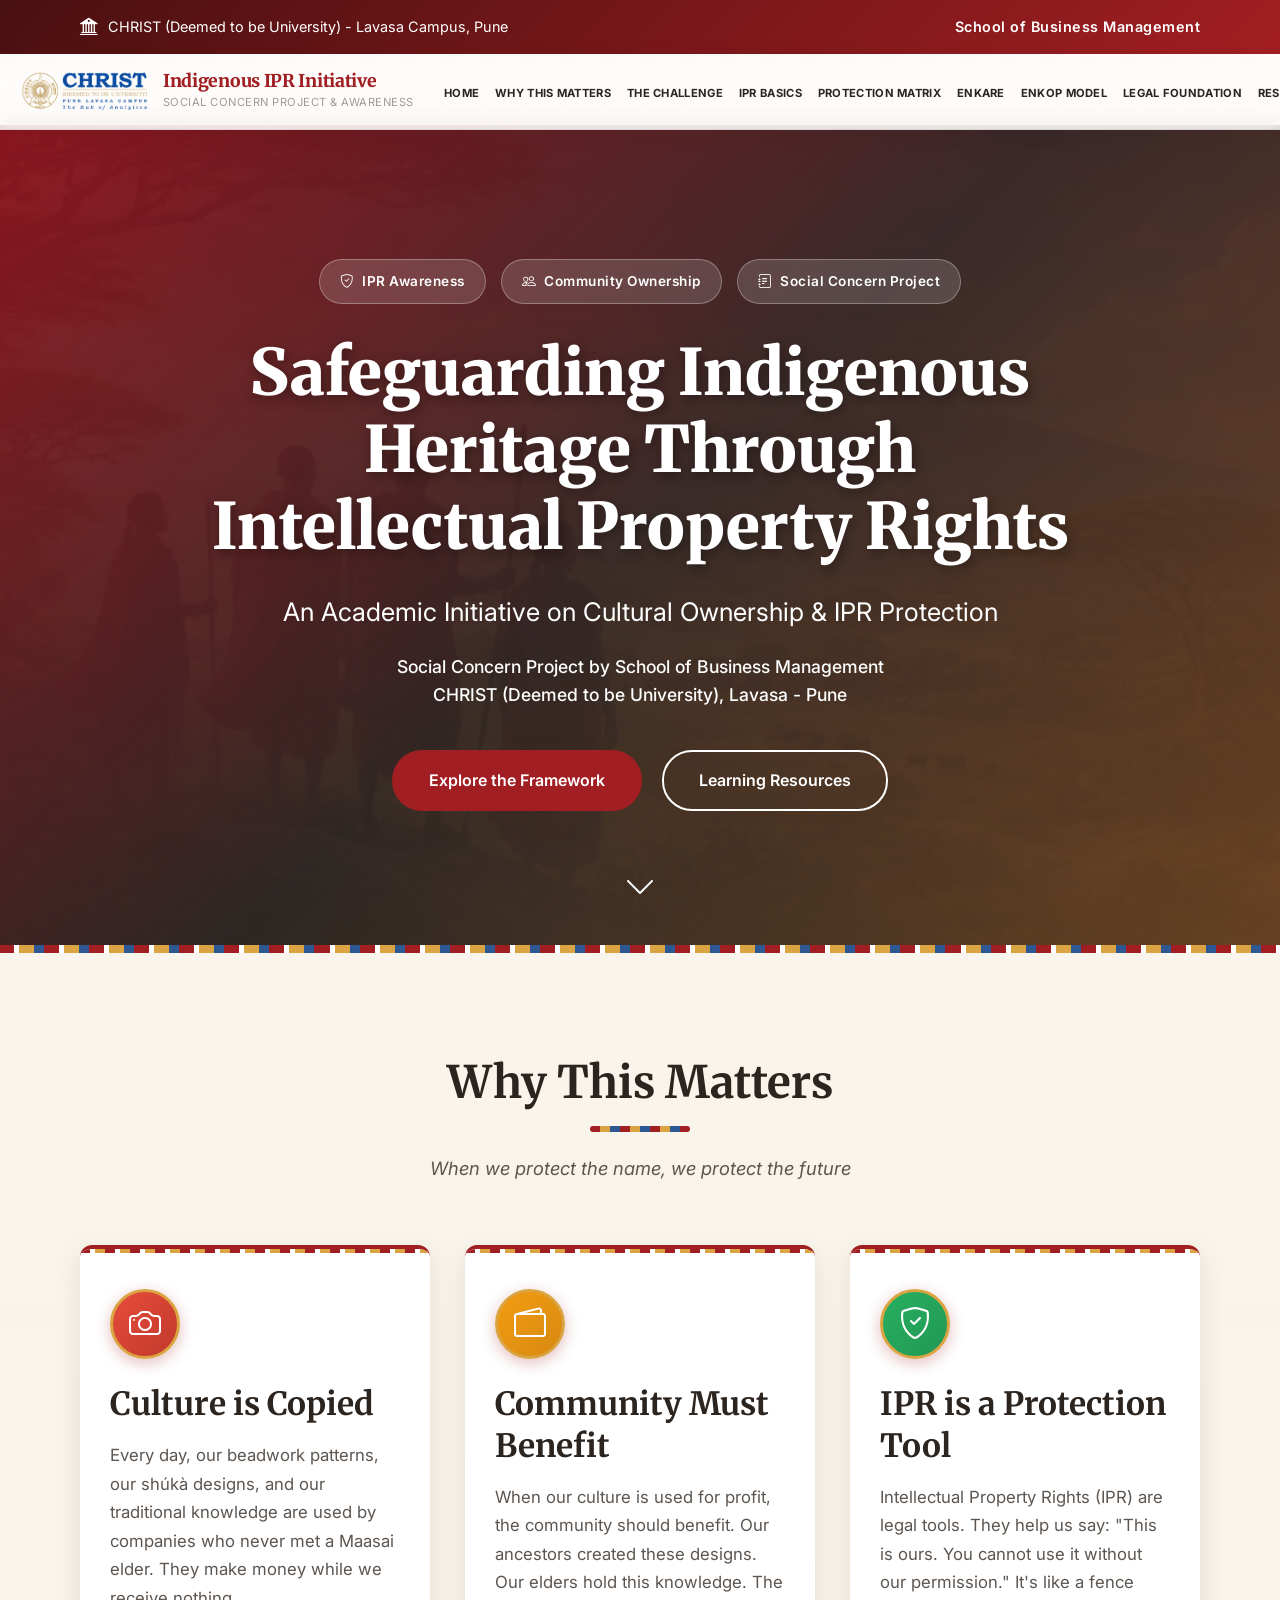
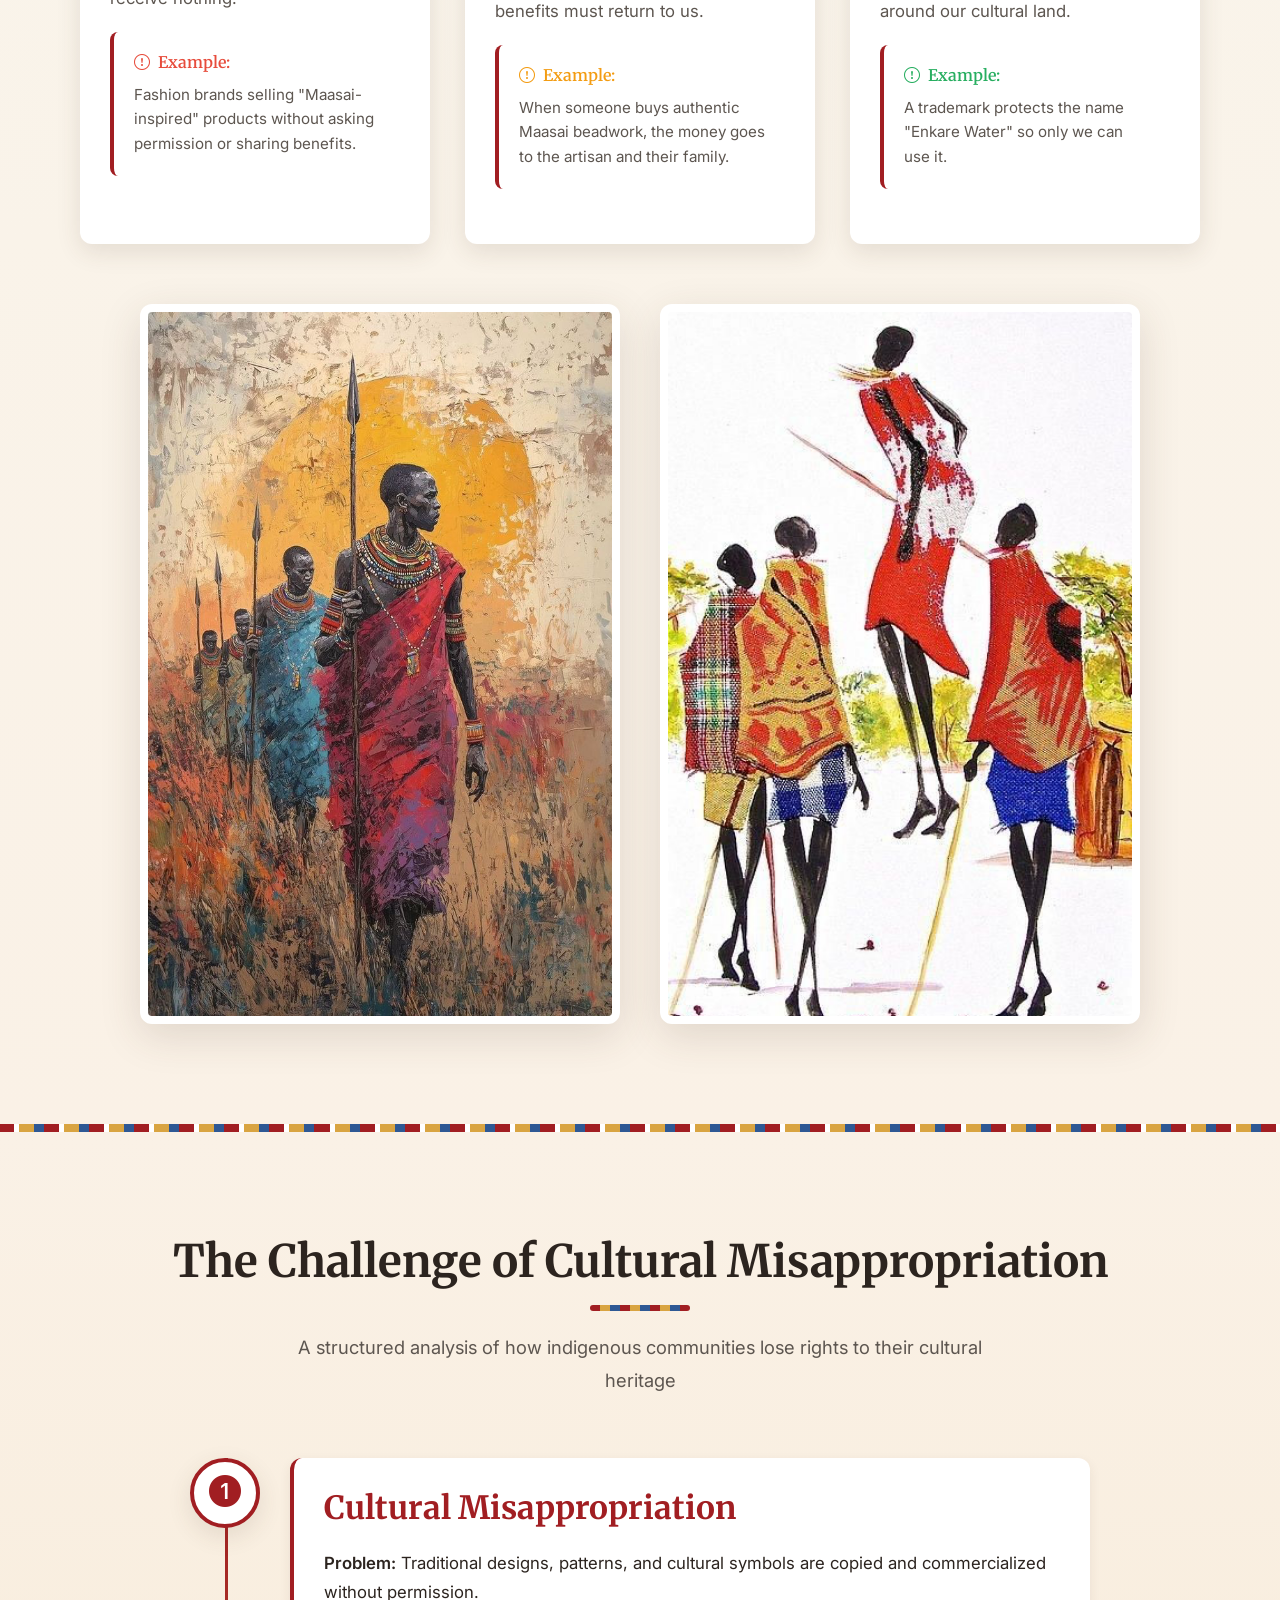
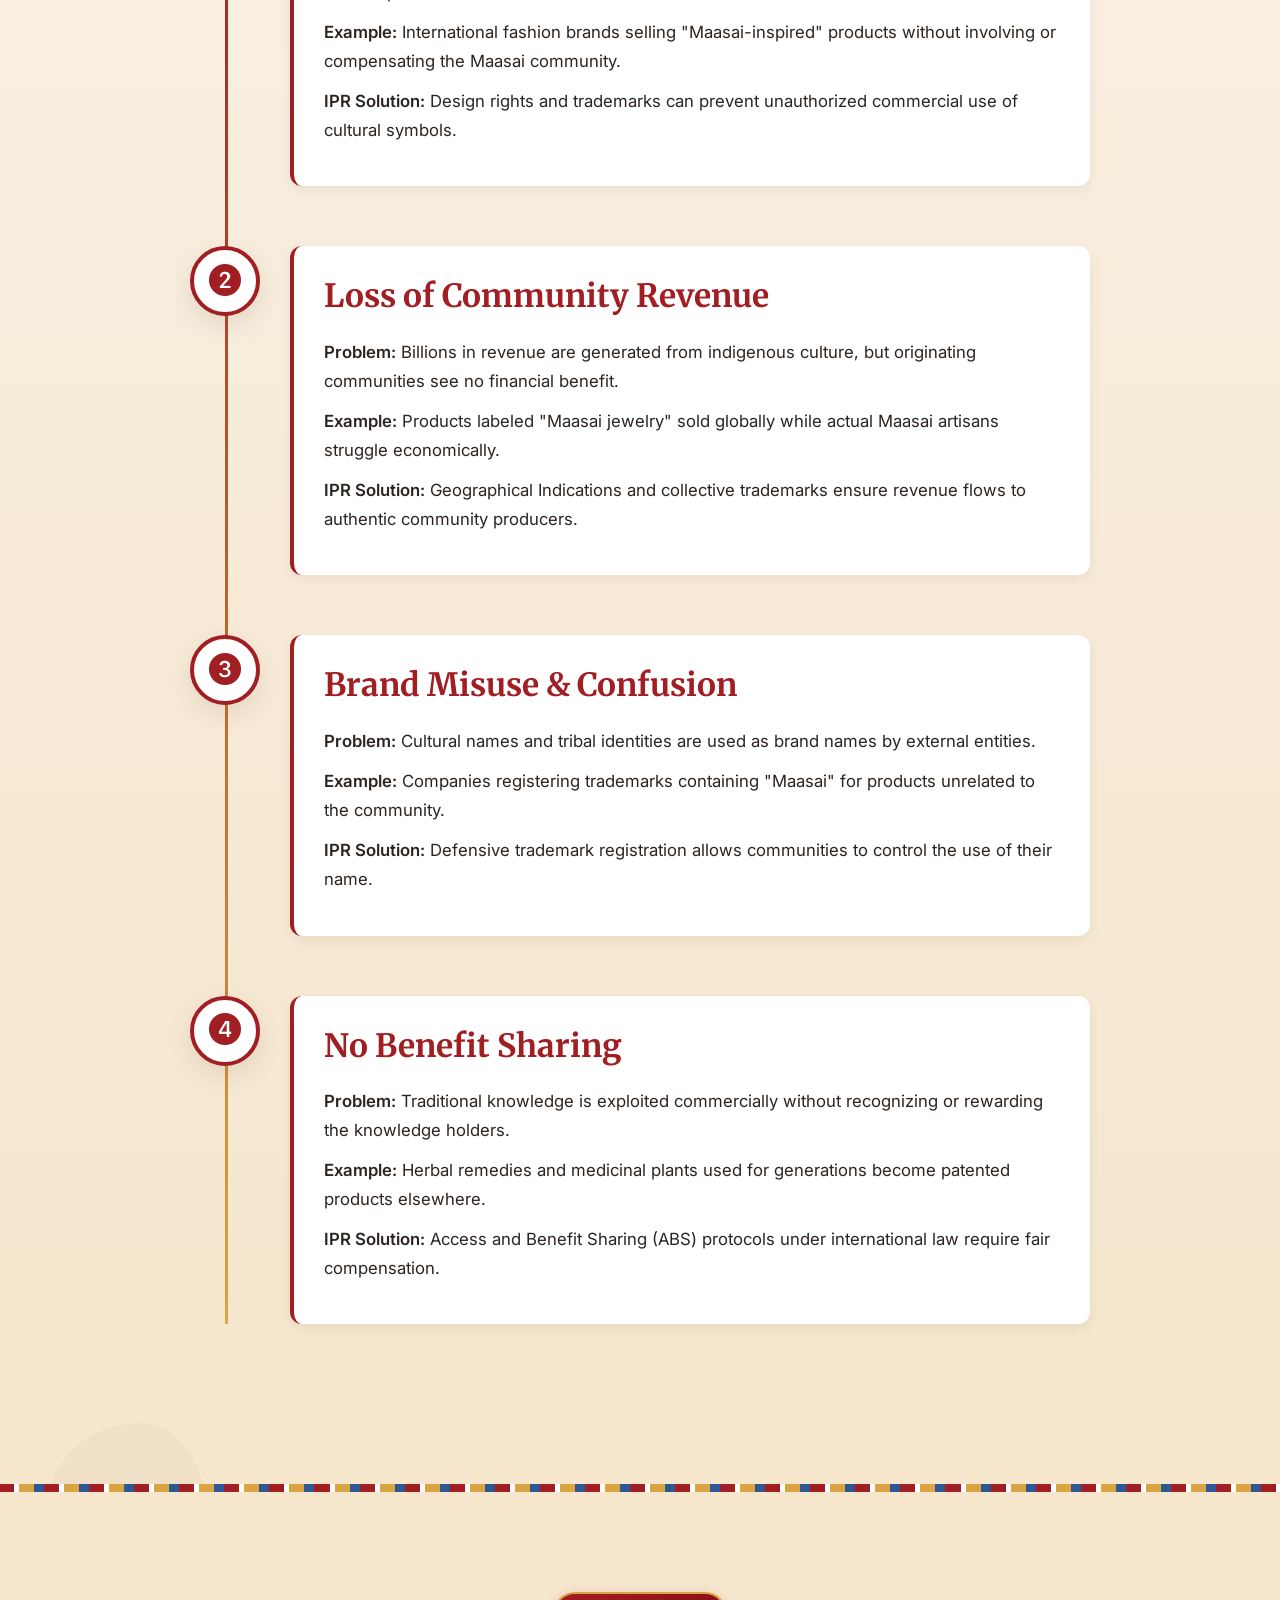
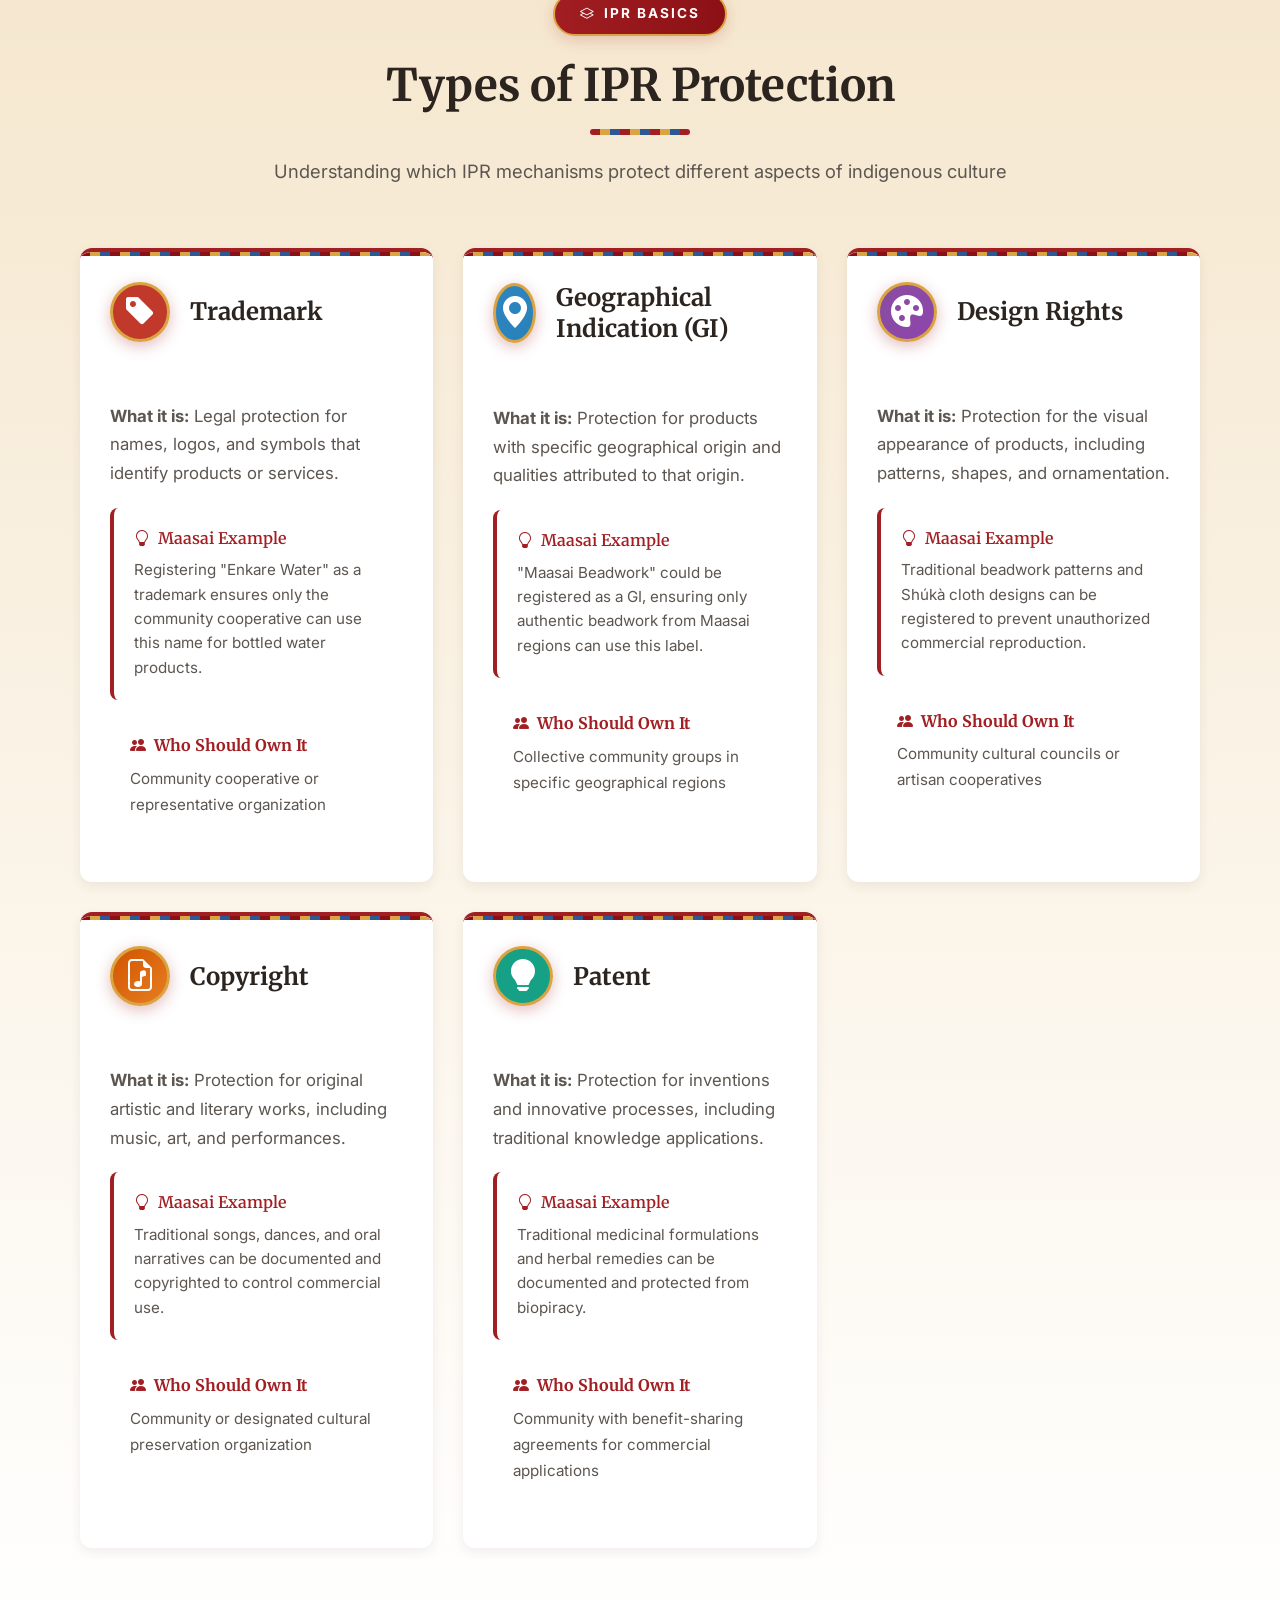
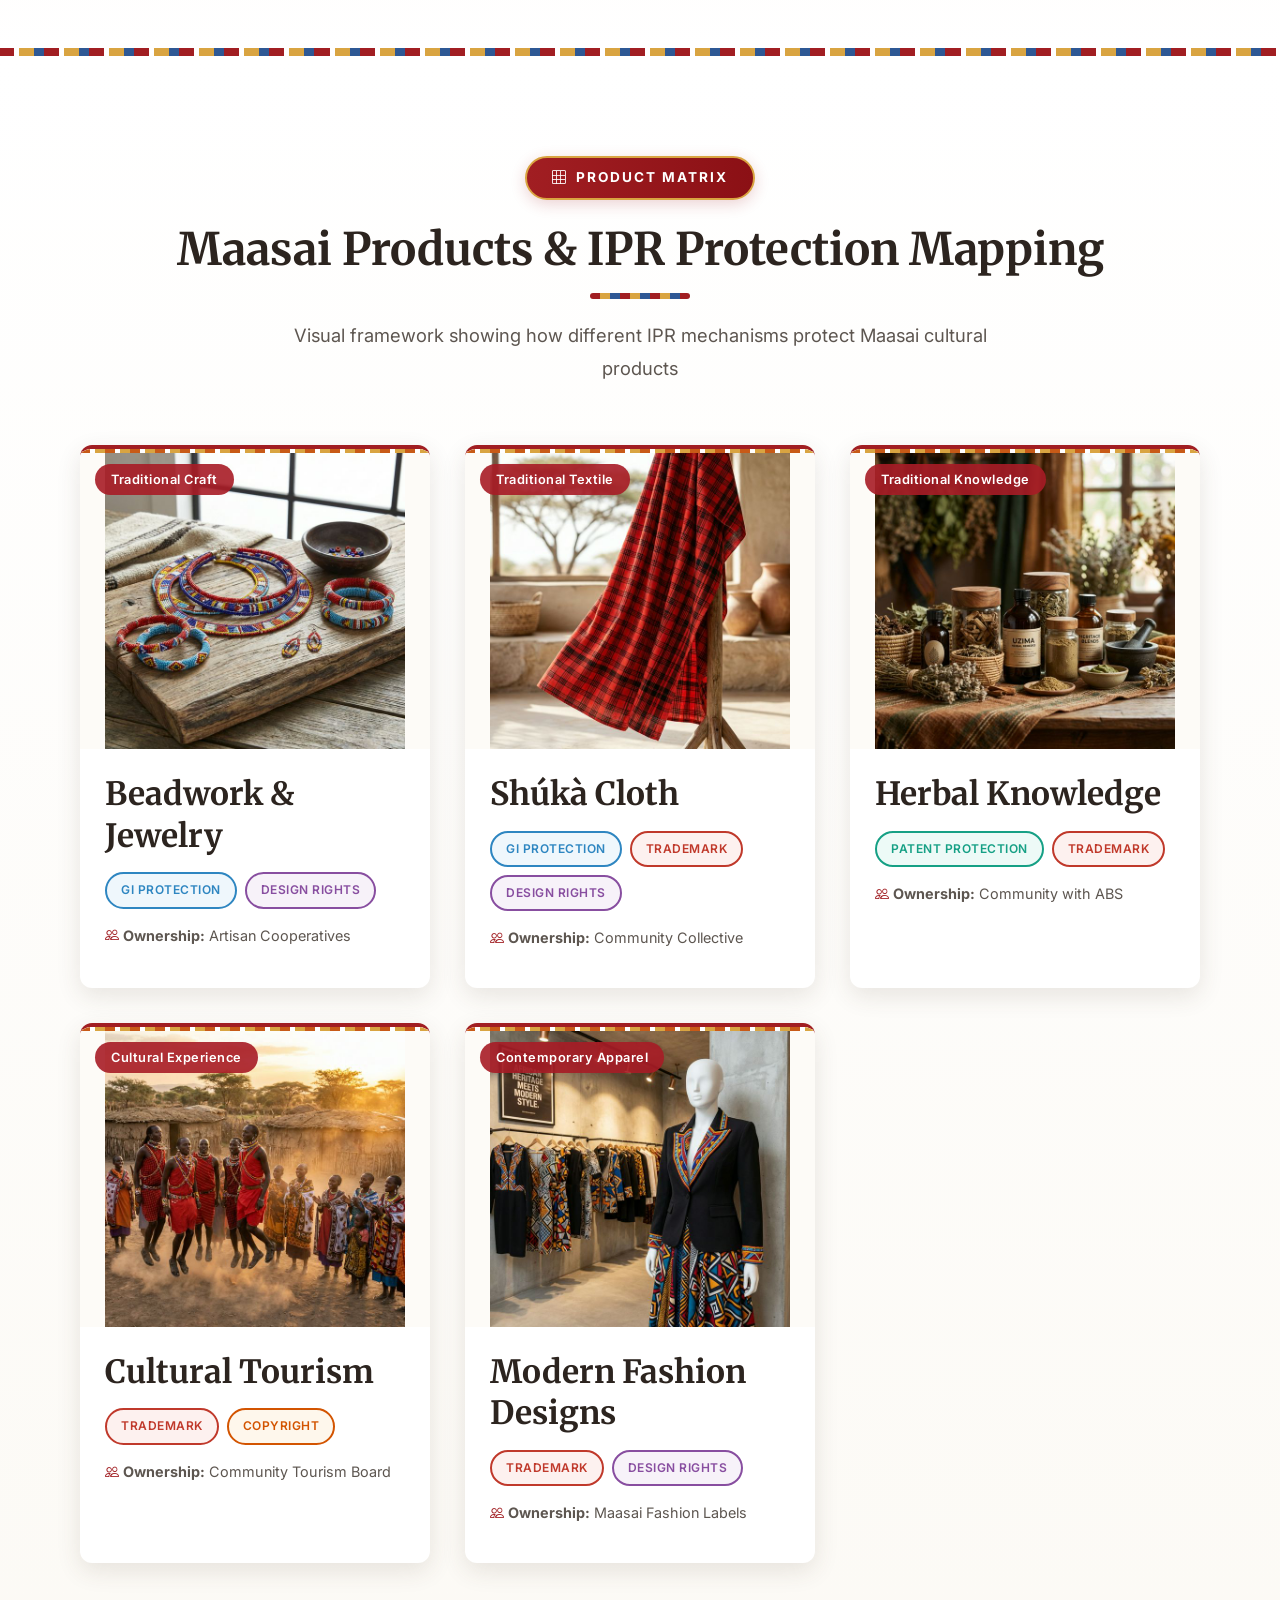
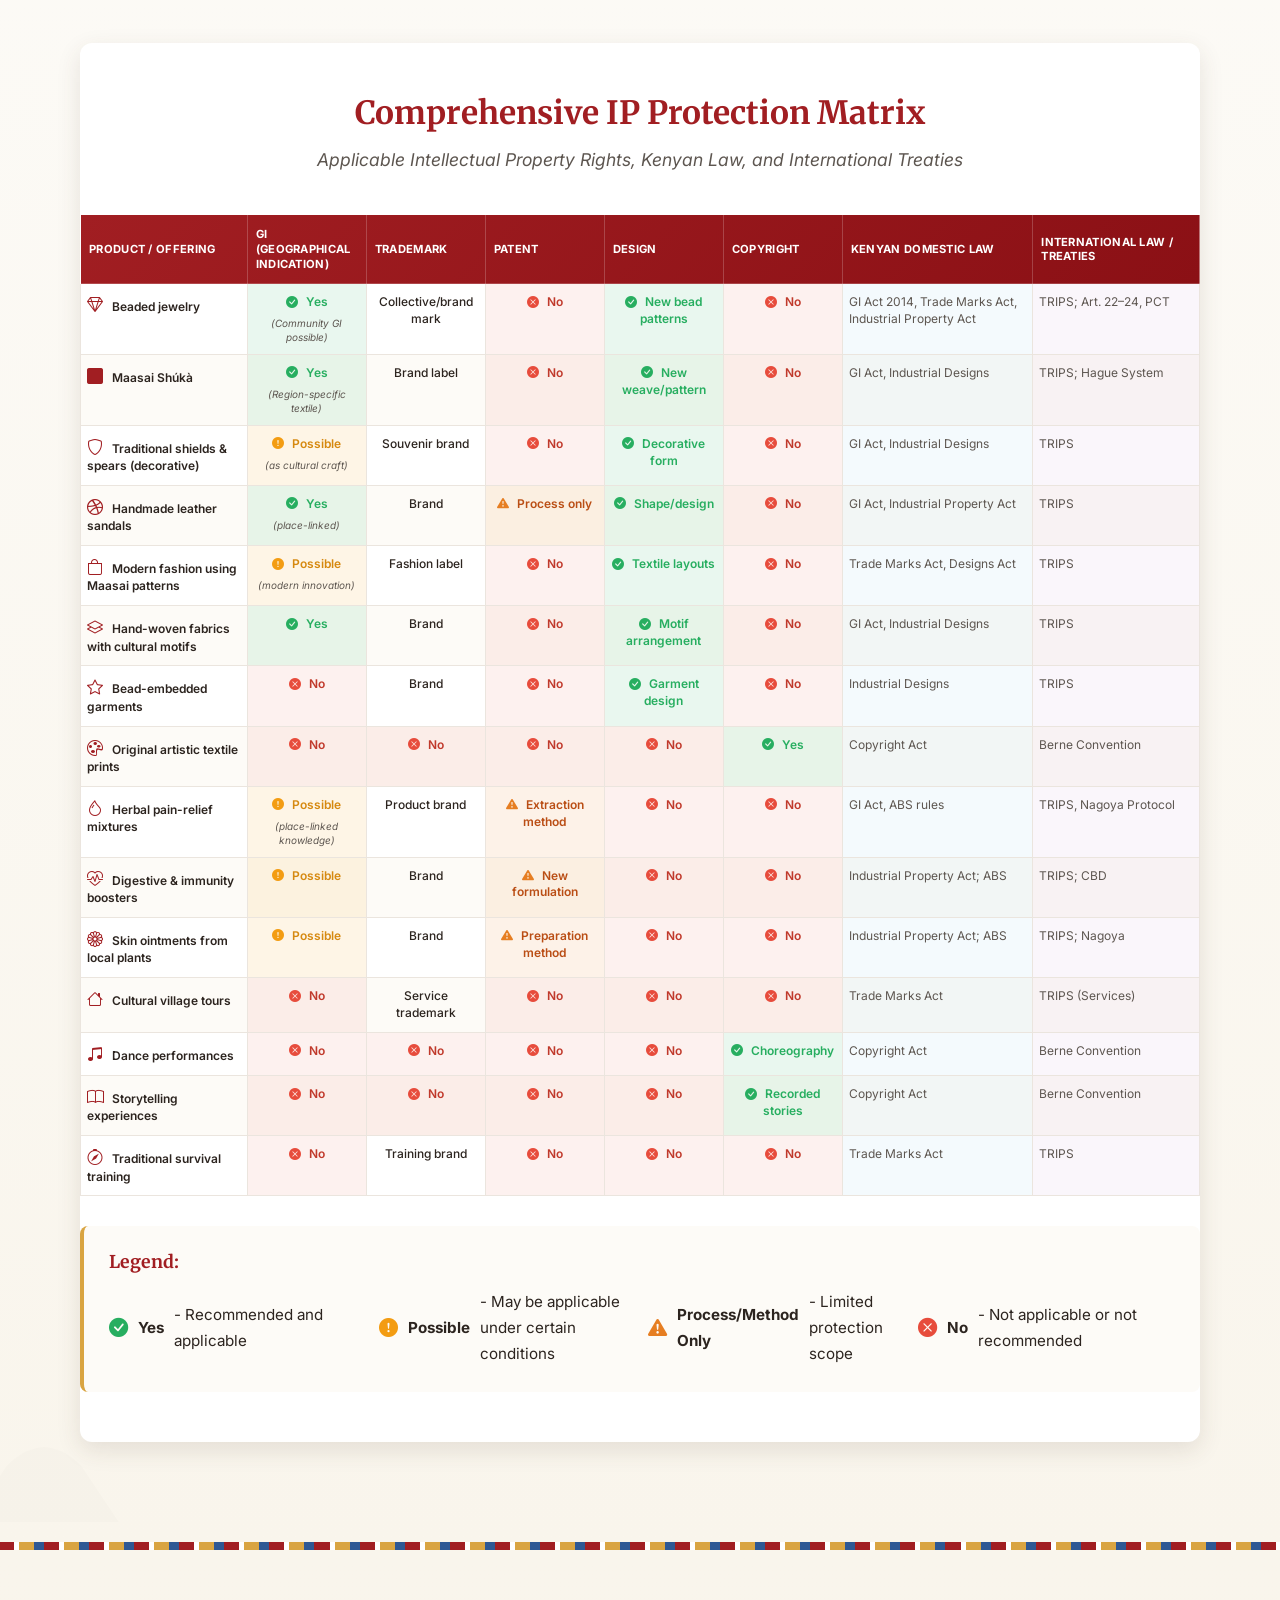
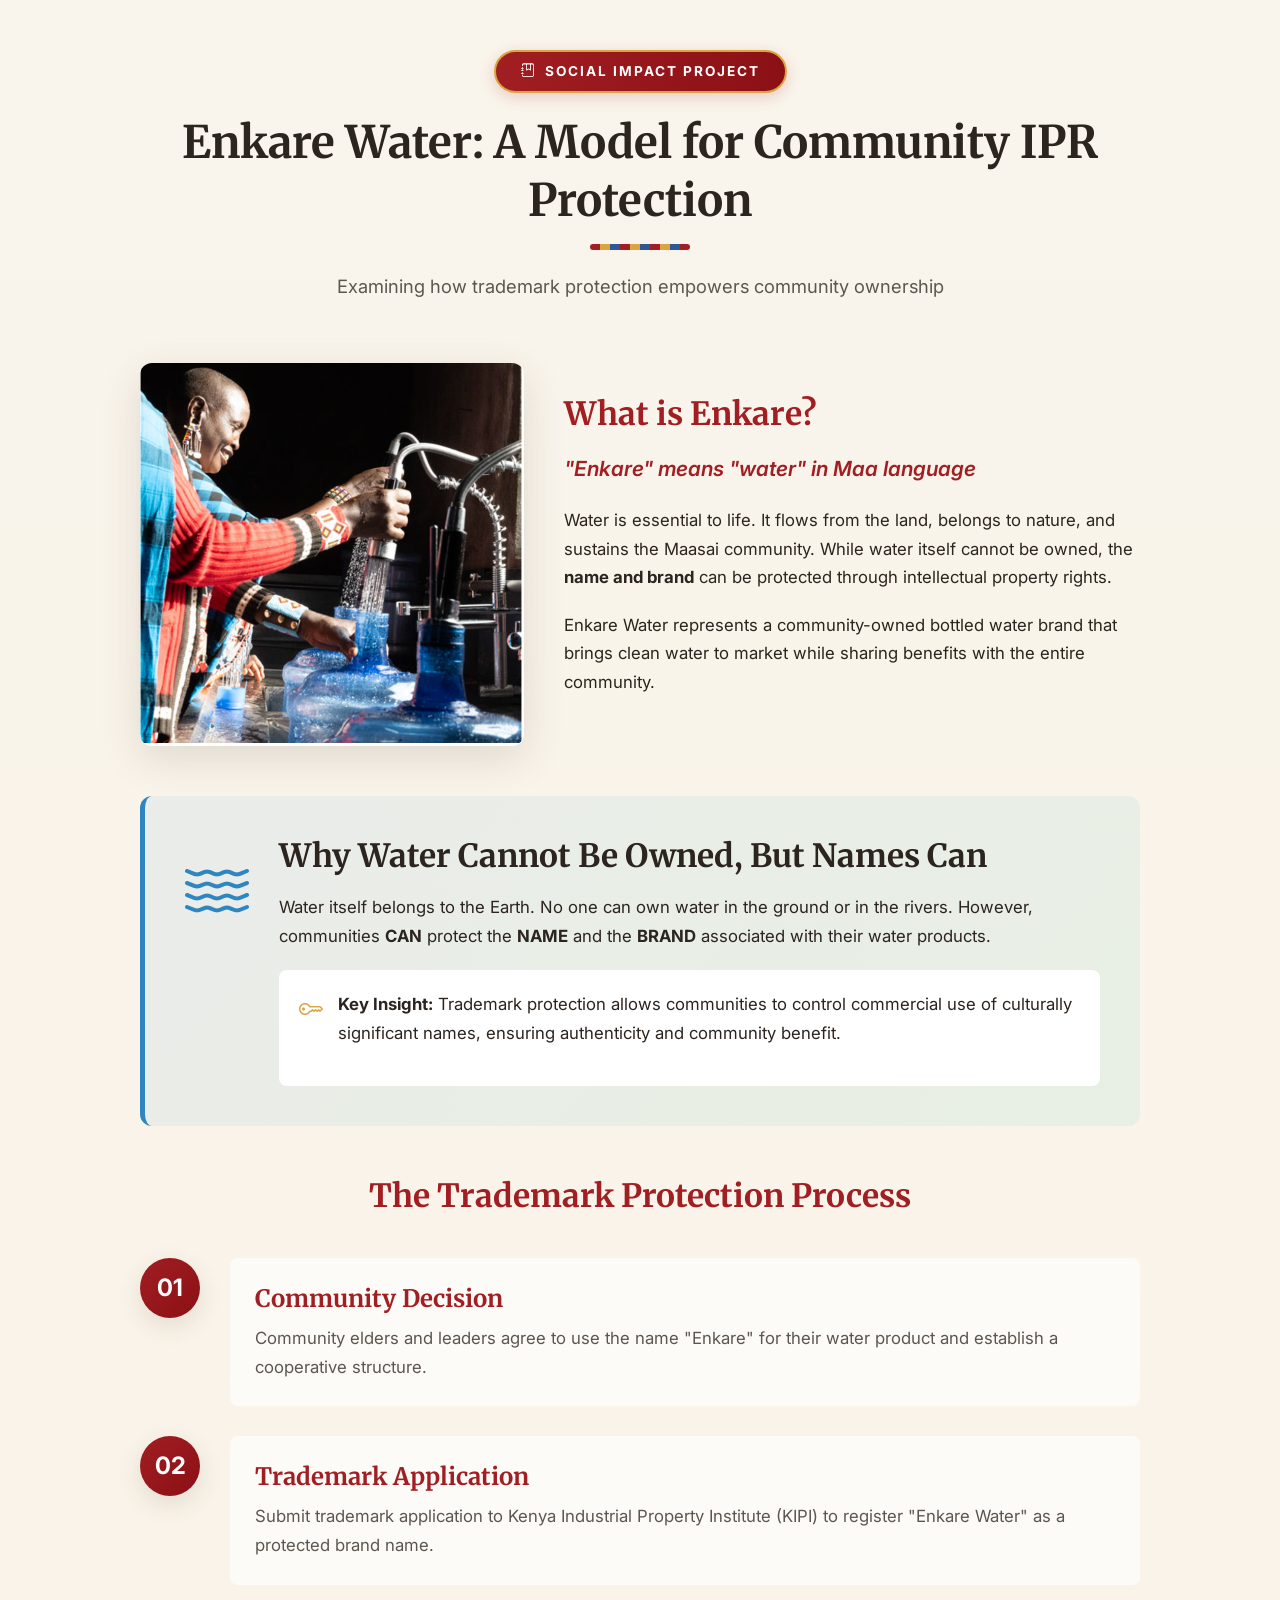
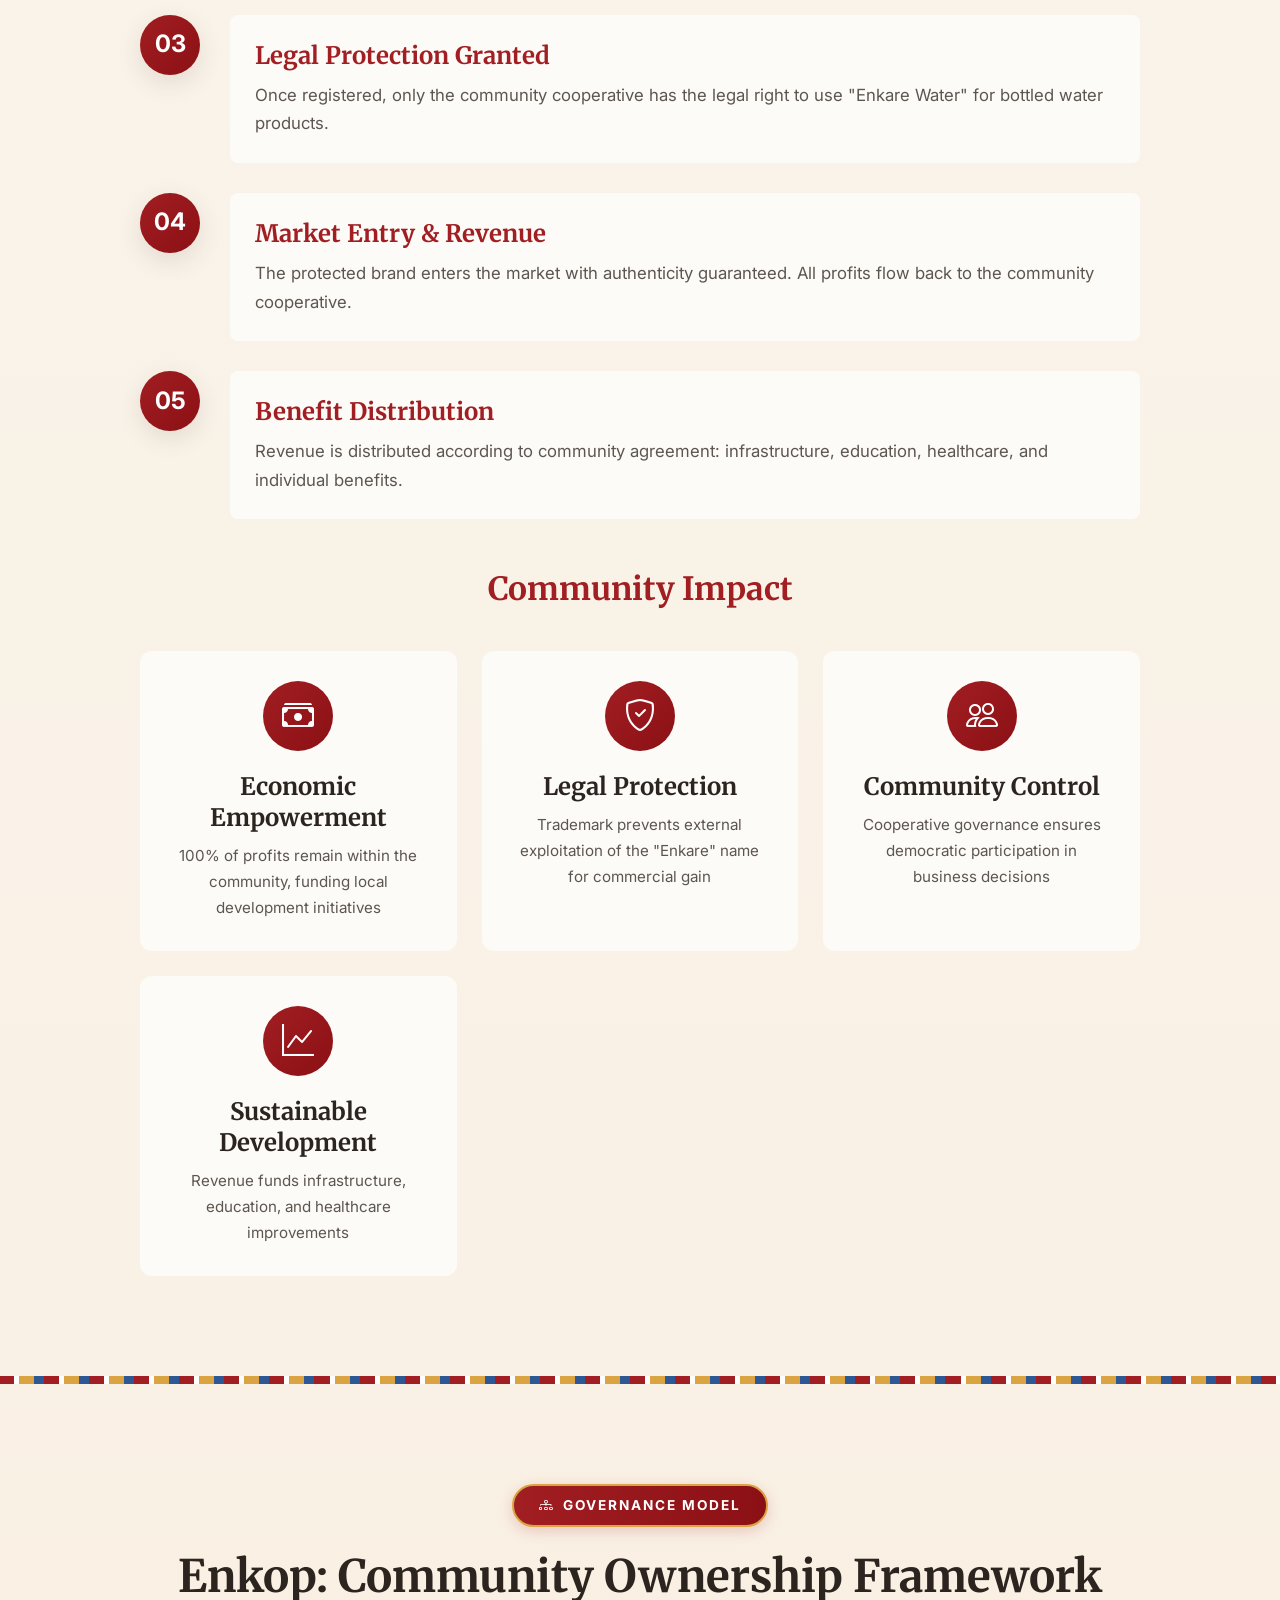
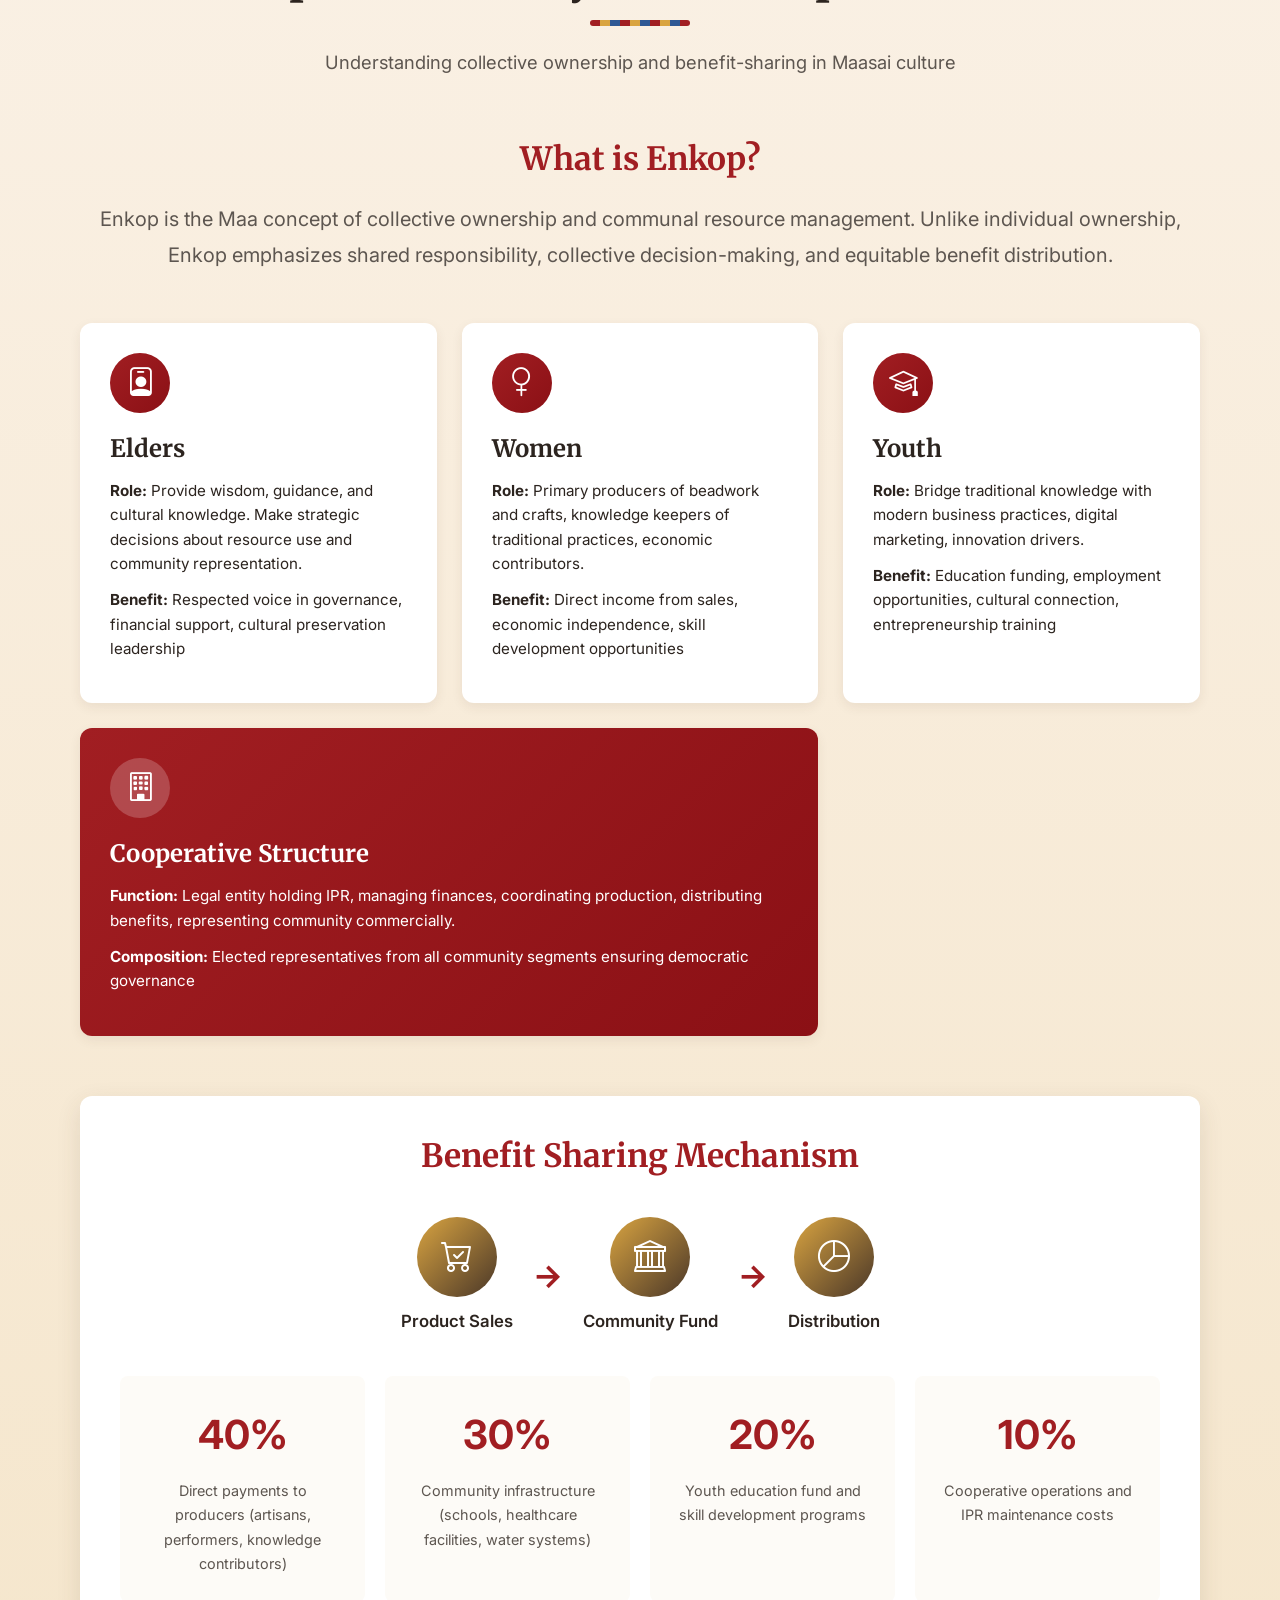
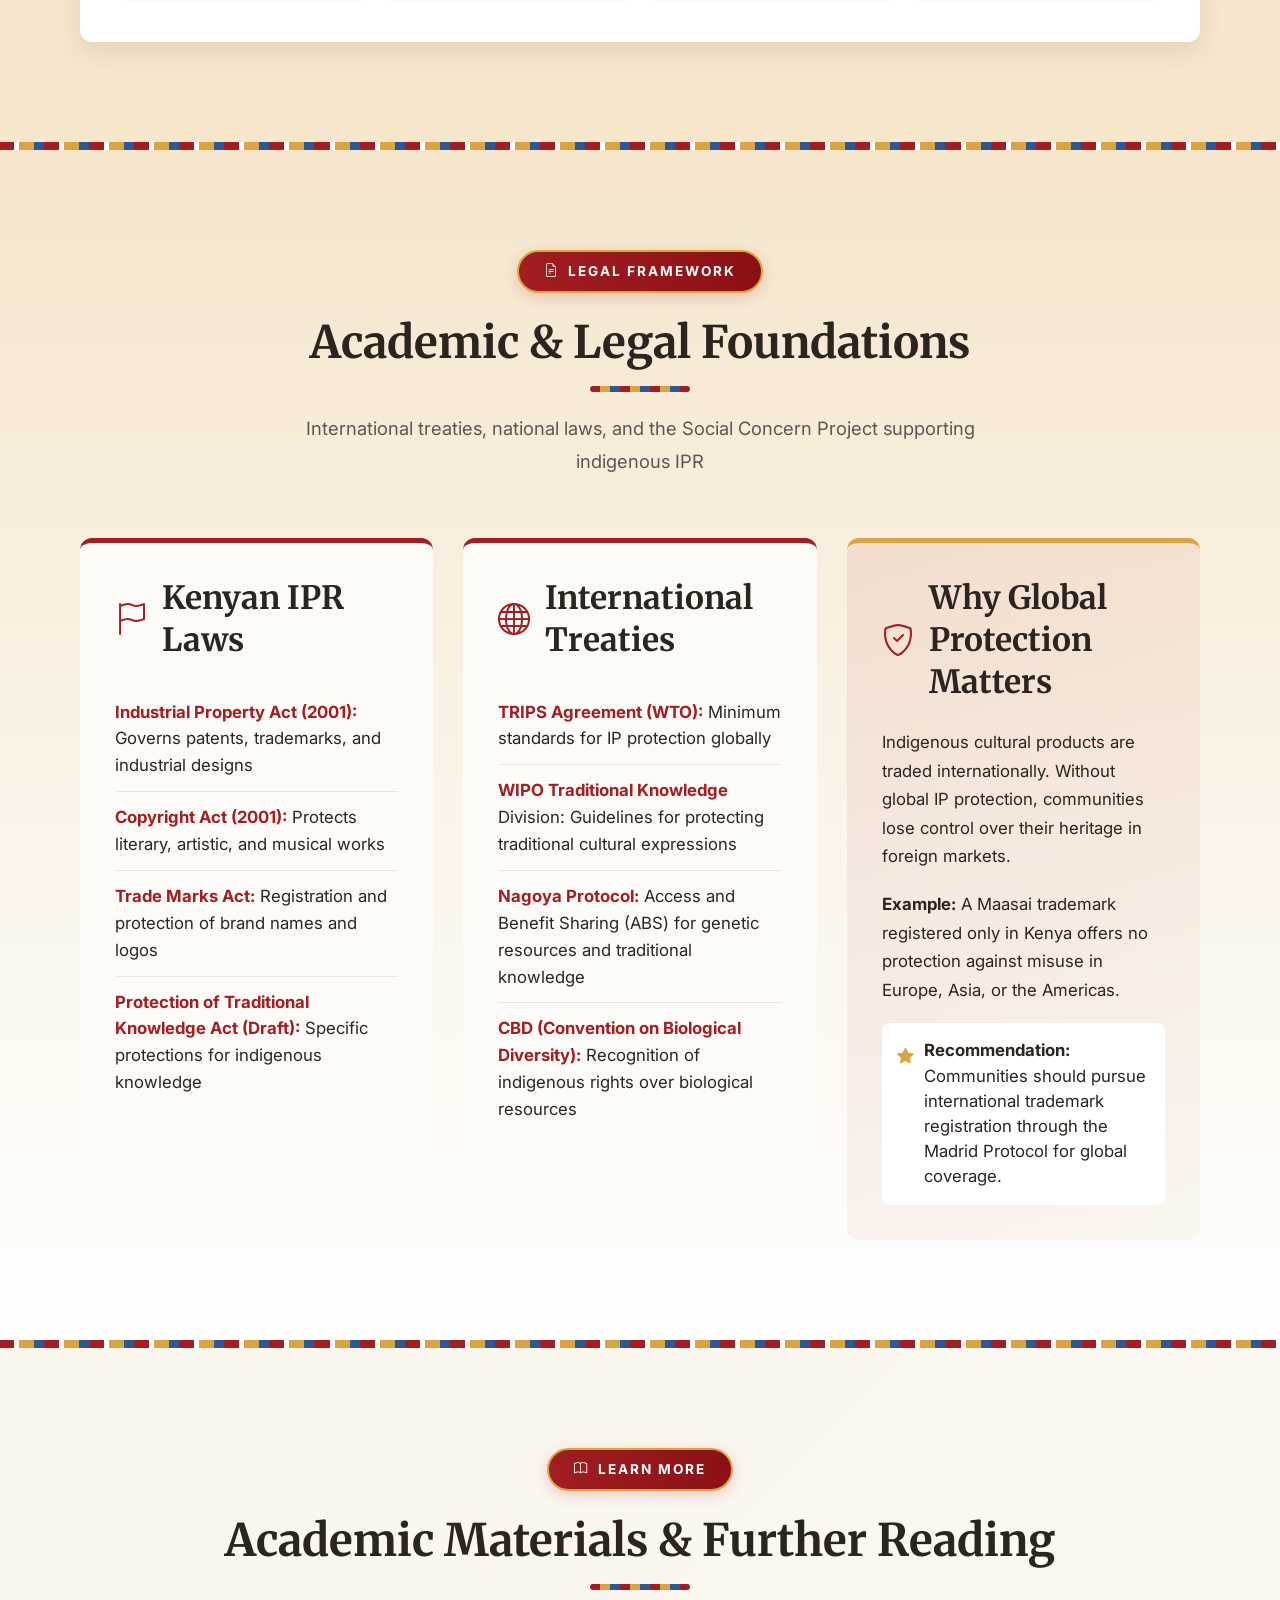
<file: index.html>
<!DOCTYPE html>
<!-- Deployment Refresh Trigger -->
<html lang="en">

<head>
    <meta charset="UTF-8">
    <meta name="viewport" content="width=device-width, initial-scale=1.0">
    <meta name="description"
        content="Academic Initiative on Protection of Indigenous Culture through Intellectual Property Rights - CHRIST University">
    <title>Safeguarding Indigenous Heritage Through IPR | CHRIST University</title>

    <!-- Fonts -->
    <link rel="preconnect" href="https://fonts.googleapis.com">
    <link rel="preconnect" href="https://fonts.gstatic.com" crossorigin>
    <link
        href="https://fonts.googleapis.com/css2?family=Merriweather:wght@300;400;700;900&family=Inter:wght@300;400;500;600;700&display=swap"
        rel="stylesheet">

    <!-- Bootstrap Icons -->
    <link rel="stylesheet" href="https://cdn.jsdelivr.net/npm/bootstrap-icons@1.11.1/font/bootstrap-icons.css">

    <!-- Stylesheet -->
    <link rel="stylesheet" href="styles.css">
</head>

<body>
    <!-- Sticky Header -->
    <header class="header-main">
        <!-- Academic Header Bar -->
        <div class="academic-bar">
            <div class="container">
                <div class="academic-info">
                    <i class="bi bi-bank2"></i>
                    <span>CHRIST (Deemed to be University) - Lavasa Campus, Pune</span>
                </div>
                <div class="academic-dept">
                    <span>School of Business Management</span>
                </div>
            </div>
        </div>

        <!-- Navigation -->
        <nav class="navbar">
            <div class="container">
                <div class="nav-brand">
                    <img src="images/christ_logo.png" alt="CHRIST University" class="university-logo">
                    <div class="brand-text">
                        <h1>Indigenous IPR Initiative</h1>
                        <p>Social Concern Project & Awareness</p>
                    </div>
                </div>
                <ul class="nav-menu">
                    <li><a href="#home">Home</a></li>
                    <li><a href="#why-matters">Why This Matters</a></li>
                    <li><a href="#problem">The Challenge</a></li>
                    <li><a href="#ipr-types">IPR Basics</a></li>
                    <li><a href="#maasai-products">Protection Matrix</a></li>
                    <li><a href="#case-study">Enkare </a></li>
                    <li><a href="#ownership">Enkop Model</a></li>
                    <li><a href="#legal-framework">Legal Foundation</a></li>
                    <li><a href="#resources">Resources</a></li>
                </ul>
                <button class="mobile-toggle">
                    <i class="bi bi-list"></i>
                </button>
            </div>
        </nav>
    </header>
    <div class="header-spacer"></div>

    <!-- Hero Section -->
    <section id="home" class="hero-section">
        <div class="hero-overlay"></div>
        <div class="hero-content reveal">
            <div class="hero-badges reveal delay-1">
                <span class="badge"><i class="bi bi-shield-check"></i> IPR Awareness</span>
                <span class="badge"><i class="bi bi-people"></i> Community Ownership</span>
                <span class="badge"><i class="bi bi-journal-text"></i> Social Concern Project</span>
            </div>
            <h1 class="hero-title reveal delay-2">Safeguarding Indigenous Heritage Through Intellectual Property Rights
            </h1>
            <p class="hero-subtitle reveal delay-2">An Academic Initiative on Cultural Ownership & IPR Protection</p>
            <p class="hero-institution reveal delay-3">Social Concern Project by School of Business Management<br>CHRIST
                (Deemed to be
                University), Lavasa - Pune</p>
            <div class="hero-actions reveal delay-4">
                <a href="#about" class="btn btn-primary">Explore the Framework</a>
                <a href="#resources" class="btn btn-secondary">Learning Resources</a>
            </div>
        </div>
        <div class="scroll-indicator">
            <i class="bi bi-chevron-down"></i>
        </div>
    </section>

    <!-- Why This Matters -->
    <section id="why-matters" class="about-section">
        <div class="container">
            <div class="section-header reveal">
                <h2>Why This Matters</h2>
                <p class="section-description" style="font-style: italic;">When we protect the name, we protect the
                    future</p>
            </div>

            <div class="about-grid">
                <div class="about-card reveal">
                    <div class="card-icon" style="background: linear-gradient(135deg, #e74c3c, #c0392b);">
                        <i class="bi bi-camera"></i>
                    </div>
                    <h3>Culture is Copied</h3>
                    <p>Every day, our beadwork patterns, our shúkà designs, and our traditional knowledge are used by
                        companies who never met a Maasai elder. They make money while we receive nothing.</p>
                    <div class="example-box">
                        <h4 style="color: #e74c3c;"><i class="bi bi-exclamation-circle"></i> Example:</h4>
                        <p>Fashion brands selling "Maasai-inspired" products without asking permission or sharing
                            benefits.</p>
                    </div>
                </div>

                <div class="about-card reveal delay-1">
                    <div class="card-icon" style="background: linear-gradient(135deg, #f39c12, #d68910);">
                        <i class="bi bi-wallet2"></i>
                    </div>
                    <h3>Community Must Benefit</h3>
                    <p>When our culture is used for profit, the community should benefit. Our ancestors created these
                        designs. Our elders hold this knowledge. The benefits must return to us.</p>
                    <div class="example-box">
                        <h4 style="color: #f39c12;"><i class="bi bi-exclamation-circle"></i> Example:</h4>
                        <p>When someone buys authentic Maasai beadwork, the money goes to the artisan and their family.
                        </p>
                    </div>
                </div>

                <div class="about-card reveal delay-2">
                    <div class="card-icon" style="background: linear-gradient(135deg, #27ae60, #229954);">
                        <i class="bi bi-shield-check"></i>
                    </div>
                    <h3>IPR is a Protection Tool</h3>
                    <p>Intellectual Property Rights (IPR) are legal tools. They help us say: "This is ours. You cannot
                        use it without our permission." It's like a fence around our cultural land.</p>
                    <div class="example-box">
                        <h4 style="color: #27ae60;"><i class="bi bi-exclamation-circle"></i> Example:</h4>
                        <p>A trademark protects the name "Enkare Water" so only we can use it.</p>
                    </div>
                </div>
            </div>

            <!-- Cultural Artwork Display -->
            <div class="cultural-artwork">
                <div class="artwork-grid">
                    <div class="artwork-container reveal">
                        <img src="images/why_matters_img1.png" alt="Cultural Protection Example 1"
                            class="artwork-image">
                    </div>
                    <div class="artwork-container reveal delay-1">
                        <img src="images/why_matters_img2.png" alt="Cultural Protection Example 2"
                            class="artwork-image">
                    </div>
                </div>
            </div>

        </div>
    </section>

    <!-- Problem Statement -->
    <section id="problem" class="problem-section">
        <div class="container">
            <div class="section-header reveal">
                <h2>The Challenge of Cultural Misappropriation</h2>
                <p class="section-description">A structured analysis of how indigenous communities lose rights to their
                    cultural heritage</p>
            </div>

            <div class="timeline">
                <div class="timeline-item reveal">
                    <div class="timeline-icon">
                        <i class="bi bi-1-circle-fill"></i>
                    </div>
                    <div class="timeline-content">
                        <h3>Cultural Misappropriation</h3>
                        <div class="problem-details">
                            <p><strong>Problem:</strong> Traditional designs, patterns, and cultural symbols are copied
                                and commercialized without permission.</p>
                            <p><strong>Example:</strong> International fashion brands selling "Maasai-inspired" products
                                without involving or compensating the Maasai community.</p>
                            <p><strong>IPR Solution:</strong> Design rights and trademarks can prevent unauthorized
                                commercial use of cultural symbols.</p>
                        </div>
                    </div>
                </div>

                <div class="timeline-item reveal delay-1">
                    <div class="timeline-icon">
                        <i class="bi bi-2-circle-fill"></i>
                    </div>
                    <div class="timeline-content">
                        <h3>Loss of Community Revenue</h3>
                        <div class="problem-details">
                            <p><strong>Problem:</strong> Billions in revenue are generated from indigenous culture, but
                                originating communities see no financial benefit.</p>
                            <p><strong>Example:</strong> Products labeled "Maasai jewelry" sold globally while actual
                                Maasai artisans struggle economically.</p>
                            <p><strong>IPR Solution:</strong> Geographical Indications and collective trademarks ensure
                                revenue flows to authentic community producers.</p>
                        </div>
                    </div>
                </div>

                <div class="timeline-item reveal delay-2">
                    <div class="timeline-icon">
                        <i class="bi bi-3-circle-fill"></i>
                    </div>
                    <div class="timeline-content">
                        <h3>Brand Misuse & Confusion</h3>
                        <div class="problem-details">
                            <p><strong>Problem:</strong> Cultural names and tribal identities are used as brand names by
                                external entities.</p>
                            <p><strong>Example:</strong> Companies registering trademarks containing "Maasai" for
                                products unrelated to the community.</p>
                            <p><strong>IPR Solution:</strong> Defensive trademark registration allows communities to
                                control the use of their name.</p>
                        </div>
                    </div>
                </div>

                <div class="timeline-item reveal delay-3">
                    <div class="timeline-icon">
                        <i class="bi bi-4-circle-fill"></i>
                    </div>
                    <div class="timeline-content">
                        <h3>No Benefit Sharing</h3>
                        <div class="problem-details">
                            <p><strong>Problem:</strong> Traditional knowledge is exploited commercially without
                                recognizing or rewarding the knowledge holders.</p>
                            <p><strong>Example:</strong> Herbal remedies and medicinal plants used for generations
                                become patented products elsewhere.</p>
                            <p><strong>IPR Solution:</strong> Access and Benefit Sharing (ABS) protocols under
                                international law require fair compensation.</p>
                        </div>
                    </div>
                </div>
            </div>
        </div>
    </section>

    <!-- Types of Intellectual Property -->
    <section id="ipr-types" class="ipr-types-section">
        <div class="container">
            <div class="section-header reveal">
                <span class="section-tag"><i class="bi bi-layers"></i> IPR Basics</span>
                <h2>Types of IPR Protection</h2>
                <p class="section-description">Understanding which IPR mechanisms protect different aspects of
                    indigenous culture</p>
            </div>

            <div class="ipr-grid">
                <!-- Trademark -->
                <div class="ipr-card reveal" data-type="trademark">
                    <div class="card-header">
                        <div class="card-icon trademark-icon">
                            <i class="bi bi-tag-fill"></i>
                        </div>
                        <h3>Trademark</h3>
                    </div>
                    <div class="card-body">
                        <p class="definition"><strong>What it is:</strong> Legal protection for names, logos, and
                            symbols that identify products or services.</p>
                        <div class="example-box">
                            <h4><i class="bi bi-lightbulb"></i> Maasai Example</h4>
                            <p>Registering "Enkare Water" as a trademark ensures only the community cooperative can use
                                this name for bottled water products.</p>
                        </div>
                        <div class="ownership-box">
                            <h4><i class="bi bi-people-fill"></i> Who Should Own It</h4>
                            <p>Community cooperative or representative organization</p>
                        </div>
                    </div>
                </div>

                <!-- Geographical Indication -->
                <div class="ipr-card reveal delay-1" data-type="gi">
                    <div class="card-header">
                        <div class="card-icon gi-icon">
                            <i class="bi bi-geo-alt-fill"></i>
                        </div>
                        <h3>Geographical Indication (GI)</h3>
                    </div>
                    <div class="card-body">
                        <p class="definition"><strong>What it is:</strong> Protection for products with specific
                            geographical origin and qualities attributed to that origin.</p>
                        <div class="example-box">
                            <h4><i class="bi bi-lightbulb"></i> Maasai Example</h4>
                            <p>"Maasai Beadwork" could be registered as a GI, ensuring only authentic beadwork from
                                Maasai regions can use this label.</p>
                        </div>
                        <div class="ownership-box">
                            <h4><i class="bi bi-people-fill"></i> Who Should Own It</h4>
                            <p>Collective community groups in specific geographical regions</p>
                        </div>
                    </div>
                </div>

                <!-- Design Rights -->
                <div class="ipr-card reveal delay-2" data-type="design">
                    <div class="card-header">
                        <div class="card-icon design-icon">
                            <i class="bi bi-palette-fill"></i>
                        </div>
                        <h3>Design Rights</h3>
                    </div>
                    <div class="card-body">
                        <p class="definition"><strong>What it is:</strong> Protection for the visual appearance of
                            products, including patterns, shapes, and ornamentation.</p>
                        <div class="example-box">
                            <h4><i class="bi bi-lightbulb"></i> Maasai Example</h4>
                            <p>Traditional beadwork patterns and Shúkà cloth designs can be registered to prevent
                                unauthorized commercial reproduction.</p>
                        </div>
                        <div class="ownership-box">
                            <h4><i class="bi bi-people-fill"></i> Who Should Own It</h4>
                            <p>Community cultural councils or artisan cooperatives</p>
                        </div>
                    </div>
                </div>

                <!-- Copyright -->
                <div class="ipr-card reveal delay-3" data-type="copyright">
                    <div class="card-header">
                        <div class="card-icon copyright-icon">
                            <i class="bi bi-file-earmark-music"></i>
                        </div>
                        <h3>Copyright</h3>
                    </div>
                    <div class="card-body">
                        <p class="definition"><strong>What it is:</strong> Protection for original artistic and literary
                            works, including music, art, and performances.</p>
                        <div class="example-box">
                            <h4><i class="bi bi-lightbulb"></i> Maasai Example</h4>
                            <p>Traditional songs, dances, and oral narratives can be documented and copyrighted to
                                control commercial use.</p>
                        </div>
                        <div class="ownership-box">
                            <h4><i class="bi bi-people-fill"></i> Who Should Own It</h4>
                            <p>Community or designated cultural preservation organization</p>
                        </div>
                    </div>
                </div>

                <!-- Patent -->
                <div class="ipr-card reveal delay-4" data-type="patent">
                    <div class="card-header">
                        <div class="card-icon patent-icon">
                            <i class="bi bi-lightbulb-fill"></i>
                        </div>
                        <h3>Patent</h3>
                    </div>
                    <div class="card-body">
                        <p class="definition"><strong>What it is:</strong> Protection for inventions and innovative
                            processes, including traditional knowledge applications.</p>
                        <div class="example-box">
                            <h4><i class="bi bi-lightbulb"></i> Maasai Example</h4>
                            <p>Traditional medicinal formulations and herbal remedies can be documented and protected
                                from biopiracy.</p>
                        </div>
                        <div class="ownership-box">
                            <h4><i class="bi bi-people-fill"></i> Who Should Own It</h4>
                            <p>Community with benefit-sharing agreements for commercial applications</p>
                        </div>
                    </div>
                </div>
            </div>
        </div>
    </section>

    <!-- Maasai Products & IPR Mapping -->
    <section id="maasai-products" class="products-matrix-section">
        <div class="container">
            <div class="section-header">
                <span class="section-tag"><i class="bi bi-grid-3x3"></i> Product Matrix</span>
                <h2>Maasai Products & IPR Protection Mapping</h2>
                <p class="section-description">Visual framework showing how different IPR mechanisms protect Maasai
                    cultural products</p>
            </div>

            <div class="matrix-grid">
                <!-- Product 1 -->
                <div class="matrix-card reveal">
                    <div class="product-image">
                        <img src="images/maasai_beaded_jewelry.png" alt="Maasai Beadwork">
                        <div class="product-overlay">
                            <span class="product-category">Traditional Craft</span>
                        </div>
                    </div>
                    <div class="product-info">
                        <h3>Beadwork & Jewelry</h3>
                        <div class="ipr-tags">
                            <span class="ipr-tag gi">GI Protection</span>
                            <span class="ipr-tag design">Design Rights</span>
                        </div>
                        <div class="ownership-model">
                            <p><i class="bi bi-people"></i> <strong>Ownership:</strong> Artisan Cooperatives</p>
                        </div>

                    </div>
                </div>

                <!-- Product 2 -->
                <div class="matrix-card reveal delay-1">
                    <div class="product-image">
                        <img src="images/maasai_shuka_fabric.png" alt="Maasai Shúkà">
                        <div class="product-overlay">
                            <span class="product-category">Traditional Textile</span>
                        </div>
                    </div>
                    <div class="product-info">
                        <h3>Shúkà Cloth</h3>
                        <div class="ipr-tags">
                            <span class="ipr-tag gi">GI Protection</span>
                            <span class="ipr-tag trademark">Trademark</span>
                            <span class="ipr-tag design">Design Rights</span>
                        </div>
                        <div class="ownership-model">
                            <p><i class="bi bi-people"></i> <strong>Ownership:</strong> Community Collective</p>
                        </div>

                    </div>
                </div>

                <!-- Product 3 -->
                <div class="matrix-card reveal delay-2">
                    <div class="product-image">
                        <img src="images/maasai_herbal_products.png" alt="Traditional Medicine">
                        <div class="product-overlay">
                            <span class="product-category">Traditional Knowledge</span>
                        </div>
                    </div>
                    <div class="product-info">
                        <h3>Herbal Knowledge</h3>
                        <div class="ipr-tags">
                            <span class="ipr-tag patent">Patent Protection</span>
                            <span class="ipr-tag trademark">Trademark</span>
                        </div>
                        <div class="ownership-model">
                            <p><i class="bi bi-people"></i> <strong>Ownership:</strong> Community with ABS</p>
                        </div>

                    </div>
                </div>

                <!-- Product 4 -->
                <div class="matrix-card">
                    <div class="product-image">
                        <img src="images/maasai_cultural_tourism.png" alt="Cultural Tourism">
                        <div class="product-overlay">
                            <span class="product-category">Cultural Experience</span>
                        </div>
                    </div>
                    <div class="product-info">
                        <h3>Cultural Tourism</h3>
                        <div class="ipr-tags">
                            <span class="ipr-tag trademark">Trademark</span>
                            <span class="ipr-tag copyright">Copyright</span>
                        </div>
                        <div class="ownership-model">
                            <p><i class="bi bi-people"></i> <strong>Ownership:</strong> Community Tourism Board</p>
                        </div>

                    </div>
                </div>

                <!-- Product 5 -->
                <div class="matrix-card">
                    <div class="product-image">
                        <img src="images/maasai_modern_fashion.png" alt="Modern Fashion">
                        <div class="product-overlay">
                            <span class="product-category">Contemporary Apparel</span>
                        </div>
                    </div>
                    <div class="product-info">
                        <h3>Modern Fashion Designs</h3>
                        <div class="ipr-tags">
                            <span class="ipr-tag trademark">Trademark</span>
                            <span class="ipr-tag design">Design Rights</span>
                        </div>
                        <div class="ownership-model">
                            <p><i class="bi bi-people"></i> <strong>Ownership:</strong> Maasai Fashion Labels</p>
                        </div>

                    </div>
                </div>
            </div>

            <!-- Comprehensive IP Protection Matrix Table -->
            <div id="protection-matrix" class="matrix-table-section reveal">
                <h3 class="table-title">Comprehensive IP Protection Matrix</h3>
                <p class="table-subtitle">Applicable Intellectual Property Rights, Kenyan Law, and International
                    Treaties</p>
                <div class="mobile-table-hint"
                    style="text-align: center; color: var(--primary-red); font-size: 0.8rem; margin-bottom: 10px; display: none;">
                    <i class="bi bi-arrow-left-right"></i> Slide to view full table
                </div>

                <div class="table-responsive">
                    <table class="ip-protection-table">
                        <thead>
                            <tr>
                                <th class="product-col">Product / Offering</th>
                                <th class="gi-col">GI<br>(Geographical Indication)</th>
                                <th class="trademark-col">Trademark</th>
                                <th class="patent-col">Patent</th>
                                <th class="design-col">Design</th>
                                <th class="copyright-col">Copyright</th>
                                <th class="kenyan-law-col">Kenyan Domestic Law</th>
                                <th class="intl-law-col">International Law / Treaties</th>
                            </tr>
                        </thead>
                        <tbody>
                            <!-- Row 1: Beaded Jewelry -->
                            <tr>
                                <td class="product-cell"><i class="bi bi-gem"></i> Beaded jewelry</td>
                                <td class="yes-cell"><i class="bi bi-check-circle-fill"></i> Yes<br><small>(Community GI
                                        possible)</small></td>
                                <td class="value-cell">Collective/brand mark</td>
                                <td class="no-cell"><i class="bi bi-x-circle-fill"></i> No</td>
                                <td class="yes-cell"><i class="bi bi-check-circle-fill"></i> New bead patterns</td>
                                <td class="no-cell"><i class="bi bi-x-circle-fill"></i> No</td>
                                <td class="law-cell">GI Act 2014, Trade Marks Act, Industrial Property Act</td>
                                <td class="treaty-cell">TRIPS; Art. 22–24, PCT</td>
                            </tr>

                            <!-- Row 2: Maasai Shúkà -->
                            <tr>
                                <td class="product-cell"><i class="bi bi-square-fill"></i> Maasai Shúkà</td>
                                <td class="yes-cell"><i class="bi bi-check-circle-fill"></i>
                                    Yes<br><small>(Region-specific textile)</small></td>
                                <td class="value-cell">Brand label</td>
                                <td class="no-cell"><i class="bi bi-x-circle-fill"></i> No</td>
                                <td class="yes-cell"><i class="bi bi-check-circle-fill"></i> New weave/pattern</td>
                                <td class="no-cell"><i class="bi bi-x-circle-fill"></i> No</td>
                                <td class="law-cell">GI Act, Industrial Designs</td>
                                <td class="treaty-cell">TRIPS; Hague System</td>
                            </tr>

                            <!-- Row 3: Traditional Shields & Spears -->
                            <tr>
                                <td class="product-cell"><i class="bi bi-shield"></i> Traditional shields & spears
                                    (decorative)</td>
                                <td class="possible-cell"><i class="bi bi-exclamation-circle-fill"></i>
                                    Possible<br><small>(as cultural craft)</small></td>
                                <td class="value-cell">Souvenir brand</td>
                                <td class="no-cell"><i class="bi bi-x-circle-fill"></i> No</td>
                                <td class="yes-cell"><i class="bi bi-check-circle-fill"></i> Decorative form</td>
                                <td class="no-cell"><i class="bi bi-x-circle-fill"></i> No</td>
                                <td class="law-cell">GI Act, Industrial Designs</td>
                                <td class="treaty-cell">TRIPS</td>
                            </tr>

                            <!-- Row 4: Handmade Leather Sandals -->
                            <tr>
                                <td class="product-cell"><i class="bi bi-dribbble"></i> Handmade leather sandals</td>
                                <td class="yes-cell"><i class="bi bi-check-circle-fill"></i>
                                    Yes<br><small>(place-linked)</small></td>
                                <td class="value-cell">Brand</td>
                                <td class="warning-cell"><i class="bi bi-exclamation-triangle-fill"></i> Process only
                                </td>
                                <td class="yes-cell"><i class="bi bi-check-circle-fill"></i> Shape/design</td>
                                <td class="no-cell"><i class="bi bi-x-circle-fill"></i> No</td>
                                <td class="law-cell">GI Act, Industrial Property Act</td>
                                <td class="treaty-cell">TRIPS</td>
                            </tr>

                            <!-- Row 5: Modern Fashion Using Maasai Patterns -->
                            <tr>
                                <td class="product-cell"><i class="bi bi-bag"></i> Modern fashion using Maasai patterns
                                </td>
                                <td class="possible-cell"><i class="bi bi-exclamation-circle-fill"></i>
                                    Possible<br><small>(modern innovation)</small></td>
                                <td class="value-cell">Fashion label</td>
                                <td class="no-cell"><i class="bi bi-x-circle-fill"></i> No</td>
                                <td class="yes-cell"><i class="bi bi-check-circle-fill"></i> Textile layouts</td>
                                <td class="no-cell"><i class="bi bi-x-circle-fill"></i> No</td>
                                <td class="law-cell">Trade Marks Act, Designs Act</td>
                                <td class="treaty-cell">TRIPS</td>
                            </tr>

                            <!-- Row 6: Hand-woven Fabrics -->
                            <tr>
                                <td class="product-cell"><i class="bi bi-layers"></i> Hand-woven fabrics with cultural
                                    motifs</td>
                                <td class="yes-cell"><i class="bi bi-check-circle-fill"></i> Yes</td>
                                <td class="value-cell">Brand</td>
                                <td class="no-cell"><i class="bi bi-x-circle-fill"></i> No</td>
                                <td class="yes-cell"><i class="bi bi-check-circle-fill"></i> Motif arrangement</td>
                                <td class="no-cell"><i class="bi bi-x-circle-fill"></i> No</td>
                                <td class="law-cell">GI Act, Industrial Designs</td>
                                <td class="treaty-cell">TRIPS</td>
                            </tr>

                            <!-- Row 7: Bead-embedded Garments -->
                            <tr>
                                <td class="product-cell"><i class="bi bi-star"></i> Bead-embedded garments</td>
                                <td class="no-cell"><i class="bi bi-x-circle-fill"></i> No</td>
                                <td class="value-cell">Brand</td>
                                <td class="no-cell"><i class="bi bi-x-circle-fill"></i> No</td>
                                <td class="yes-cell"><i class="bi bi-check-circle-fill"></i> Garment design</td>
                                <td class="no-cell"><i class="bi bi-x-circle-fill"></i> No</td>
                                <td class="law-cell">Industrial Designs</td>
                                <td class="treaty-cell">TRIPS</td>
                            </tr>

                            <!-- Row 8: Original Artistic Textile Prints -->
                            <tr>
                                <td class="product-cell"><i class="bi bi-palette"></i> Original artistic textile prints
                                </td>
                                <td class="no-cell"><i class="bi bi-x-circle-fill"></i> No</td>
                                <td class="no-cell"><i class="bi bi-x-circle-fill"></i> No</td>
                                <td class="no-cell"><i class="bi bi-x-circle-fill"></i> No</td>
                                <td class="no-cell"><i class="bi bi-x-circle-fill"></i> No</td>
                                <td class="yes-cell"><i class="bi bi-check-circle-fill"></i> Yes</td>
                                <td class="law-cell">Copyright Act</td>
                                <td class="treaty-cell">Berne Convention</td>
                            </tr>

                            <!-- Row 9: Herbal Pain-relief Mixtures -->
                            <tr>
                                <td class="product-cell"><i class="bi bi-droplet"></i> Herbal pain-relief mixtures</td>
                                <td class="possible-cell"><i class="bi bi-exclamation-circle-fill"></i>
                                    Possible<br><small>(place-linked knowledge)</small></td>
                                <td class="value-cell">Product brand</td>
                                <td class="warning-cell"><i class="bi bi-exclamation-triangle-fill"></i> Extraction
                                    method</td>
                                <td class="no-cell"><i class="bi bi-x-circle-fill"></i> No</td>
                                <td class="no-cell"><i class="bi bi-x-circle-fill"></i> No</td>
                                <td class="law-cell">GI Act, ABS rules</td>
                                <td class="treaty-cell">TRIPS, Nagoya Protocol</td>
                            </tr>

                            <!-- Row 10: Digestive & Immunity Boosters -->
                            <tr>
                                <td class="product-cell"><i class="bi bi-heart-pulse"></i> Digestive & immunity boosters
                                </td>
                                <td class="possible-cell"><i class="bi bi-exclamation-circle-fill"></i> Possible</td>
                                <td class="value-cell">Brand</td>
                                <td class="warning-cell"><i class="bi bi-exclamation-triangle-fill"></i> New formulation
                                </td>
                                <td class="no-cell"><i class="bi bi-x-circle-fill"></i> No</td>
                                <td class="no-cell"><i class="bi bi-x-circle-fill"></i> No</td>
                                <td class="law-cell">Industrial Property Act; ABS</td>
                                <td class="treaty-cell">TRIPS; CBD</td>
                            </tr>

                            <!-- Row 11: Skin Ointments from Local Plants -->
                            <tr>
                                <td class="product-cell"><i class="bi bi-flower1"></i> Skin ointments from local plants
                                </td>
                                <td class="possible-cell"><i class="bi bi-exclamation-circle-fill"></i> Possible</td>
                                <td class="value-cell">Brand</td>
                                <td class="warning-cell"><i class="bi bi-exclamation-triangle-fill"></i> Preparation
                                    method</td>
                                <td class="no-cell"><i class="bi bi-x-circle-fill"></i> No</td>
                                <td class="no-cell"><i class="bi bi-x-circle-fill"></i> No</td>
                                <td class="law-cell">Industrial Property Act; ABS</td>
                                <td class="treaty-cell">TRIPS; Nagoya</td>
                            </tr>

                            <!-- Row 12: Cultural Village Tours -->
                            <tr>
                                <td class="product-cell"><i class="bi bi-house"></i> Cultural village tours</td>
                                <td class="no-cell"><i class="bi bi-x-circle-fill"></i> No</td>
                                <td class="value-cell">Service trademark</td>
                                <td class="no-cell"><i class="bi bi-x-circle-fill"></i> No</td>
                                <td class="no-cell"><i class="bi bi-x-circle-fill"></i> No</td>
                                <td class="no-cell"><i class="bi bi-x-circle-fill"></i> No</td>
                                <td class="law-cell">Trade Marks Act</td>
                                <td class="treaty-cell">TRIPS (Services)</td>
                            </tr>

                            <!-- Row 13: Dance Performances -->
                            <tr>
                                <td class="product-cell"><i class="bi bi-music-note-beamed"></i> Dance performances</td>
                                <td class="no-cell"><i class="bi bi-x-circle-fill"></i> No</td>
                                <td class="no-cell"><i class="bi bi-x-circle-fill"></i> No</td>
                                <td class="no-cell"><i class="bi bi-x-circle-fill"></i> No</td>
                                <td class="no-cell"><i class="bi bi-x-circle-fill"></i> No</td>
                                <td class="yes-cell"><i class="bi bi-check-circle-fill"></i> Choreography</td>
                                <td class="law-cell">Copyright Act</td>
                                <td class="treaty-cell">Berne Convention</td>
                            </tr>

                            <!-- Row 14: Storytelling Experiences -->
                            <tr>
                                <td class="product-cell"><i class="bi bi-book"></i> Storytelling experiences</td>
                                <td class="no-cell"><i class="bi bi-x-circle-fill"></i> No</td>
                                <td class="no-cell"><i class="bi bi-x-circle-fill"></i> No</td>
                                <td class="no-cell"><i class="bi bi-x-circle-fill"></i> No</td>
                                <td class="no-cell"><i class="bi bi-x-circle-fill"></i> No</td>
                                <td class="yes-cell"><i class="bi bi-check-circle-fill"></i> Recorded stories</td>
                                <td class="law-cell">Copyright Act</td>
                                <td class="treaty-cell">Berne Convention</td>
                            </tr>

                            <!-- Row 15: Traditional Survival Training -->
                            <tr>
                                <td class="product-cell"><i class="bi bi-compass"></i> Traditional survival training
                                </td>
                                <td class="no-cell"><i class="bi bi-x-circle-fill"></i> No</td>
                                <td class="value-cell">Training brand</td>
                                <td class="no-cell"><i class="bi bi-x-circle-fill"></i> No</td>
                                <td class="no-cell"><i class="bi bi-x-circle-fill"></i> No</td>
                                <td class="no-cell"><i class="bi bi-x-circle-fill"></i> No</td>
                                <td class="law-cell">Trade Marks Act</td>
                                <td class="treaty-cell">TRIPS</td>
                            </tr>
                        </tbody>
                    </table>
                </div>

                <div class="table-legend">
                    <h4>Legend:</h4>
                    <ul>
                        <li><i class="bi bi-check-circle-fill" style="color: #27ae60;"></i> <strong>Yes</strong> -
                            Recommended and applicable</li>
                        <li><i class="bi bi-exclamation-circle-fill" style="color: #f39c12;"></i>
                            <strong>Possible</strong> - May be applicable under certain conditions
                        </li>
                        <li><i class="bi bi-exclamation-triangle-fill" style="color: #e67e22;"></i>
                            <strong>Process/Method Only</strong> - Limited protection scope
                        </li>
                        <li><i class="bi bi-x-circle-fill" style="color: #e74c3c;"></i> <strong>No</strong> - Not
                            applicable or not recommended</li>
                    </ul>
                </div>
            </div>
        </div>
    </section>

    <!-- Case Study: Enkare Water -->
    <section id="case-study" class="case-study-section">
        <div class="container">
            <div class="section-header reveal">
                <span class="section-tag"><i class="bi bi-journal-bookmark"></i> Social Impact Project</span>
                <h2>Enkare Water: A Model for Community IPR Protection</h2>
                <p class="section-description">Examining how trademark protection empowers community ownership</p>
            </div>

            <div class="case-study-content">
                <!-- Introduction -->
                <div class="case-intro">
                    <div class="intro-image reveal-left">
                        <img src="images/enkare_water_final.png" alt="Enkare Water">
                    </div>
                    <div class="intro-text reveal-right">
                        <h3>What is Enkare?</h3>
                        <p class="highlight-text">"Enkare" means "water" in Maa language</p>
                        <p>Water is essential to life. It flows from the land, belongs to nature, and sustains the
                            Maasai community. While water itself cannot be owned, the <strong>name and brand</strong>
                            can be protected through intellectual property rights.</p>
                        <p>Enkare Water represents a community-owned bottled water brand that brings clean water to
                            market while sharing benefits with the entire community.</p>
                    </div>
                </div>

                <!-- Core Principle -->
                <div class="principle-box">
                    <div class="principle-icon">
                        <i class="bi bi-water"></i>
                    </div>
                    <div class="principle-content">
                        <h3>Why Water Cannot Be Owned, But Names Can</h3>
                        <p>Water itself belongs to the Earth. No one can own water in the ground or in the rivers.
                            However, communities <strong>CAN</strong> protect the <strong>NAME</strong> and the
                            <strong>BRAND</strong> associated with their water products.
                        </p>
                        <div class="key-insight">
                            <i class="bi bi-key"></i>
                            <p><strong>Key Insight:</strong> Trademark protection allows communities to control
                                commercial use of culturally significant names, ensuring authenticity and community
                                benefit.</p>
                        </div>
                    </div>
                </div>

                <!-- Process Steps -->
                <div class="process-section">
                    <h3>The Trademark Protection Process</h3>
                    <div class="process-timeline">
                        <div class="process-step reveal">
                            <div class="step-number">01</div>
                            <div class="step-content">
                                <h4>Community Decision</h4>
                                <p>Community elders and leaders agree to use the name "Enkare" for their water product
                                    and establish a cooperative structure.</p>
                            </div>
                        </div>

                        <div class="process-step reveal delay-1">
                            <div class="step-number">02</div>
                            <div class="step-content">
                                <h4>Trademark Application</h4>
                                <p>Submit trademark application to Kenya Industrial Property Institute (KIPI) to
                                    register "Enkare Water" as a protected brand name.</p>
                            </div>
                        </div>

                        <div class="process-step reveal delay-2">
                            <div class="step-number">03</div>
                            <div class="step-content">
                                <h4>Legal Protection Granted</h4>
                                <p>Once registered, only the community cooperative has the legal right to use "Enkare
                                    Water" for bottled water products.</p>
                            </div>
                        </div>

                        <div class="process-step reveal delay-3">
                            <div class="step-number">04</div>
                            <div class="step-content">
                                <h4>Market Entry & Revenue</h4>
                                <p>The protected brand enters the market with authenticity guaranteed. All profits flow
                                    back to the community cooperative.</p>
                            </div>
                        </div>

                        <div class="process-step reveal delay-4">
                            <div class="step-number">05</div>
                            <div class="step-content">
                                <h4>Benefit Distribution</h4>
                                <p>Revenue is distributed according to community agreement: infrastructure, education,
                                    healthcare, and individual benefits.</p>
                            </div>
                        </div>
                    </div>
                </div>

                <!-- Impact Metrics -->
                <div class="impact-section">
                    <h3 class="reveal">Community Impact</h3>
                    <div class="impact-grid">
                        <div class="impact-card reveal">
                            <div class="impact-icon">
                                <i class="bi bi-cash-stack"></i>
                            </div>
                            <h4>Economic Empowerment</h4>
                            <p>100% of profits remain within the community, funding local development initiatives</p>
                        </div>

                        <div class="impact-card reveal delay-1">
                            <div class="impact-icon">
                                <i class="bi bi-shield-check"></i>
                            </div>
                            <h4>Legal Protection</h4>
                            <p>Trademark prevents external exploitation of the "Enkare" name for commercial gain</p>
                        </div>

                        <div class="impact-card reveal delay-2">
                            <div class="impact-icon">
                                <i class="bi bi-people"></i>
                            </div>
                            <h4>Community Control</h4>
                            <p>Cooperative governance ensures democratic participation in business decisions</p>
                        </div>

                        <div class="impact-card reveal delay-3">
                            <div class="impact-icon">
                                <i class="bi bi-graph-up"></i>
                            </div>
                            <h4>Sustainable Development</h4>
                            <p>Revenue funds infrastructure, education, and healthcare improvements</p>
                        </div>
                    </div>
                </div>
            </div>
        </div>
    </section>

    <!-- Community Ownership Model -->
    <section id="ownership" class="ownership-section">
        <div class="container">
            <div class="section-header reveal">
                <span class="section-tag"><i class="bi bi-diagram-3"></i> Governance Model</span>
                <h2>Enkop: Community Ownership Framework</h2>
                <p class="section-description">Understanding collective ownership and benefit-sharing in Maasai culture
                </p>
            </div>

            <div class="ownership-content">
                <div class="ownership-intro">
                    <h3>What is Enkop?</h3>
                    <p class="lead">Enkop is the Maa concept of collective ownership and communal resource management.
                        Unlike individual ownership, Enkop emphasizes shared responsibility, collective decision-making,
                        and equitable benefit distribution.</p>
                </div>

                <div class="stakeholder-diagram">
                    <div class="stakeholder-card reveal">
                        <div class="stakeholder-icon">
                            <i class="bi bi-person-badge"></i>
                        </div>
                        <h4>Elders</h4>
                        <p><strong>Role:</strong> Provide wisdom, guidance, and cultural knowledge. Make strategic
                            decisions about resource use and community representation.</p>
                        <p><strong>Benefit:</strong> Respected voice in governance, financial support, cultural
                            preservation leadership</p>
                    </div>

                    <div class="stakeholder-card reveal delay-1">
                        <div class="stakeholder-icon">
                            <i class="bi bi-gender-female"></i>
                        </div>
                        <h4>Women</h4>
                        <p><strong>Role:</strong> Primary producers of beadwork and crafts, knowledge keepers of
                            traditional practices, economic contributors.</p>
                        <p><strong>Benefit:</strong> Direct income from sales, economic independence, skill development
                            opportunities</p>
                    </div>

                    <div class="stakeholder-card reveal delay-2">
                        <div class="stakeholder-icon">
                            <i class="bi bi-mortarboard"></i>
                        </div>
                        <h4>Youth</h4>
                        <p><strong>Role:</strong> Bridge traditional knowledge with modern business practices, digital
                            marketing, innovation drivers.</p>
                        <p><strong>Benefit:</strong> Education funding, employment opportunities, cultural connection,
                            entrepreneurship training</p>
                    </div>

                    <div class="stakeholder-card central reveal delay-3">
                        <div class="stakeholder-icon">
                            <i class="bi bi-building"></i>
                        </div>
                        <h4>Cooperative Structure</h4>
                        <p><strong>Function:</strong> Legal entity holding IPR, managing finances, coordinating
                            production, distributing benefits, representing community commercially.</p>
                        <p><strong>Composition:</strong> Elected representatives from all community segments ensuring
                            democratic governance</p>
                    </div>
                </div>

                <div class="benefit-flow">
                    <h3>Benefit Sharing Mechanism</h3>
                    <div class="flow-chart">
                        <div class="flow-step">
                            <div class="flow-icon">
                                <i class="bi bi-cart-check"></i>
                            </div>
                            <p>Product Sales</p>
                        </div>
                        <div class="flow-arrow">→</div>
                        <div class="flow-step">
                            <div class="flow-icon">
                                <i class="bi bi-bank"></i>
                            </div>
                            <p>Community Fund</p>
                        </div>
                        <div class="flow-arrow">→</div>
                        <div class="flow-step">
                            <div class="flow-icon">
                                <i class="bi bi-pie-chart"></i>
                            </div>
                            <p>Distribution</p>
                        </div>
                    </div>

                    <div class="distribution-grid">
                        <div class="distribution-item reveal">
                            <div class="percentage">40%</div>
                            <p>Direct payments to producers (artisans, performers, knowledge contributors)</p>
                        </div>
                        <div class="distribution-item reveal delay-1">
                            <div class="percentage">30%</div>
                            <p>Community infrastructure (schools, healthcare facilities, water systems)</p>
                        </div>
                        <div class="distribution-item reveal delay-2">
                            <div class="percentage">20%</div>
                            <p>Youth education fund and skill development programs</p>
                        </div>
                        <div class="distribution-item reveal delay-3">
                            <div class="percentage">10%</div>
                            <p>Cooperative operations and IPR maintenance costs</p>
                        </div>
                    </div>
                </div>
            </div>
        </div>
    </section>

    <!-- Academic & Legal Framework -->
    <section id="legal-framework" class="legal-section">
        <div class="container">
            <div class="section-header">
                <span class="section-tag"><i class="bi bi-file-earmark-text"></i> Legal Framework</span>
                <h2>Academic & Legal Foundations</h2>
                <p class="section-description">International treaties, national laws, and the Social Concern Project
                    supporting
                    indigenous IPR</p>
            </div>

            <div class="legal-framework-grid">
                <div class="framework-card reveal">
                    <div class="framework-header">
                        <i class="bi bi-flag"></i>
                        <h3>Kenyan IPR Laws</h3>
                    </div>
                    <ul class="legal-list">
                        <li><strong>Industrial Property Act (2001):</strong> Governs patents, trademarks, and industrial
                            designs</li>
                        <li><strong>Copyright Act (2001):</strong> Protects literary, artistic, and musical works</li>
                        <li><strong>Trade Marks Act:</strong> Registration and protection of brand names and logos</li>
                        <li><strong>Protection of Traditional Knowledge Act (Draft):</strong> Specific protections for
                            indigenous knowledge</li>
                    </ul>
                </div>

                <div class="framework-card reveal delay-1">
                    <div class="framework-header">
                        <i class="bi bi-globe"></i>
                        <h3>International Treaties</h3>
                    </div>
                    <ul class="legal-list">
                        <li><strong>TRIPS Agreement (WTO):</strong> Minimum standards for IP protection globally</li>
                        <li><strong>WIPO Traditional Knowledge</strong> Division: Guidelines for protecting traditional
                            cultural expressions</li>
                        <li><strong>Nagoya Protocol:</strong> Access and Benefit Sharing (ABS) for genetic resources and
                            traditional knowledge</li>
                        <li><strong>CBD (Convention on Biological Diversity):</strong> Recognition of indigenous rights
                            over biological resources</li>
                    </ul>
                </div>

                <div class="framework-card reveal highlight-card delay-2">
                    <div class="framework-header">
                        <i class="bi bi-shield-check"></i>
                        <h3>Why Global Protection Matters</h3>
                    </div>
                    <p>Indigenous cultural products are traded internationally. Without global IP protection,
                        communities lose control over their heritage in foreign markets.</p>
                    <p><strong>Example:</strong> A Maasai trademark registered only in Kenya offers no protection
                        against misuse in Europe, Asia, or the Americas.</p>
                    <div class="recommendation">
                        <i class="bi bi-star-fill"></i>
                        <p><strong>Recommendation:</strong> Communities should pursue international trademark
                            registration through the Madrid Protocol for global coverage.</p>
                    </div>
                </div>
            </div>
        </div>
    </section>

    <!-- Learning Resources -->
    <section id="resources" class="resources-section">
        <div class="container">
            <div class="section-header reveal">
                <span class="section-tag"><i class="bi bi-book"></i> Learn More</span>
                <h2>Academic Materials & Further Reading</h2>
                <p class="section-description">Downloadable resources for students, scholars, and community advocates
                </p>
            </div>

            <div class="resources-grid">
                <div class="resource-card featured reveal">
                    <div class="resource-icon">
                        <i class="bi bi-file-earmark-slides"></i>
                    </div>
                    <h3>Complete IPR Presentation</h3>
                    <p>A structured academic presentation focused on safeguarding indigenous heritage through
                        Intellectual Property Rights (IPR). Designed for educational discussions, policy awareness, and
                        community-level understanding.</p>
                    <ul class="resource-features">
                        <li><i class="bi bi-check2"></i> Protection of Maasai cultural products and symbols</li>
                        <li><i class="bi bi-check2"></i> Preservation of traditional knowledge through IPR laws</li>
                        <li><i class="bi bi-check2"></i> Prevention of cultural misappropriation and exploitation</li>
                        <li><i class="bi bi-check2"></i> Promotion of fair recognition and community benefits.</li>
                    </ul>
                    <a href="Maasai_IPR_Presentation.pptx" class="btn btn-download" download>
                        <i class="bi bi-download"></i> Download Presentation
                    </a>
                </div>

                <div class="resource-card reveal delay-1">
                    <div class="resource-icon">
                        <i class="bi bi-building"></i>
                    </div>
                    <h3>KIPI Resources</h3>
                    <p>Official guides from Kenya Industrial Property Institute on trademark registration.</p>
                    <a href="http://www.kipi.go.ke" target="_blank" class="resource-link">Visit KIPI <i
                            class="bi bi-box-arrow-up-right"></i></a>
                </div>

                <div class="resource-card reveal delay-2">
                    <div class="resource-icon">
                        <i class="bi bi-globe"></i>
                    </div>
                    <h3>WIPO Traditional Knowledge</h3>
                    <p>World Intellectual Property Organization resources on traditional cultural expressions.</p>
                    <a href="https://www.wipo.int" target="_blank" class="resource-link">Visit WIPO <i
                            class="bi bi-box-arrow-up-right"></i></a>
                </div>

                <div class="resource-card reveal delay-3">
                    <div class="resource-icon">
                        <i class="bi bi-film"></i>
                    </div>
                    <h3>Video Tutorials</h3>
                    <p>Step-by-step guides on IPR registration processes for community cooperatives.</p>
                    <a href="javascript:void(0)" id="videoLink" class="resource-link">Watch Videos <i
                            class="bi bi-arrow-right"></i></a>
                </div>


            </div>
        </div>
    </section>

    <!-- Academic Footer -->
    <footer class="footer">
        <div class="container">
            <div class="footer-main reveal">
                <div class="footer-university">
                    <img src="images/christ_logo.png" alt="CHRIST University" class="footer-logo">
                    <h3>CHRIST (Deemed to be University)</h3>
                    <p class="university-detail">Lavasa Campus, Pune, Maharashtra</p>
                    <p class="university-detail">School of Business Management</p>


                    <div class="student-attribution"
                        style="margin-top: 30px; padding-top: 20px; border-top: 1px solid rgba(255,255,255,0.1);">
                        <p class="university-detail" style="color: #fff; margin-bottom: 5px;"><strong>Project Done
                                By:</strong></p>
                        <h4 style="color: var(--accent-gold); margin: 0 0 5px 0;">Jaidev Prasad Burujula (MBA)</h4>
                        <p class="university-detail" style="font-size: 0.9rem; margin-bottom: 8px;">CHRIST (Deemed to be
                            University), Pune
                            Lavasa Campus</p>
                        <p class="university-detail"
                            style="font-size: 0.9rem; display: flex; flex-direction: column; gap: 5px; align-items: center;">
                            <span><i class="bi bi-envelope" style="margin-right: 8px; color: var(--accent-gold);"></i>
                                jai.dev@mba.christuniversity.in</span>
                            <span><i class="bi bi-telephone" style="margin-right: 8px; color: var(--accent-gold);"></i>
                                8919817066</span>
                        </p>
                    </div>
                </div>


            </div>

            <div class="footer-academic-disclaimer">
                <div class="disclaimer-box">
                    <i class="bi bi-info-circle"></i>
                    <p><strong>Academic Disclaimer:</strong> This website is developed by students of the
                        School of Business Management, CHRIST (Deemed to be University), Lavasa Campus. The content is
                        intended for educational and awareness purposes. For official legal advice on IPR matters,
                        please
                        consult qualified legal professionals or visit the Kenya Industrial Property Institute (KIPI).
                    </p>
                </div>
            </div>

            <div class="footer-bottom">
                <p>&copy; 2026 Burujula Jaidev Prasad</p>
            </div>
        </div>
    </footer>

    <!-- Custom Alert Modal -->
    <div id="videoModal" class="modal-overlay">
        <div class="modal-card">
            <div class="modal-icon">
                <i class="bi bi-film"></i>
            </div>
            <h3>Coming Soon</h3>
            <p>Videos will be uploaded shortly. Thank you for your patience!</p>
            <button id="modalOkBtn" class="btn btn-primary">Okay</button>
        </div>
    </div>

    <!-- Scroll to Top Button -->
    <button id="scrollTop" class="scroll-top-btn">
        <i class="bi bi-arrow-up"></i>
    </button>

    <script>
        // Intersection Observer for Reveal Animations
        const revealElements = document.querySelectorAll('.reveal, .reveal-left, .reveal-right');

        const revealObserver = new IntersectionObserver((entries) => {
            entries.forEach(entry => {
                if (entry.isIntersecting) {
                    entry.target.classList.add('active');
                    revealObserver.unobserve(entry.target);
                }
            });
        }, {
            threshold: 0.1,
            rootMargin: '0px 0px -50px 0px'
        });

        revealElements.forEach(el => revealObserver.observe(el));

        // Mobile Menu Toggle
        const mobileToggle = document.querySelector('.mobile-toggle');
        const navMenu = document.querySelector('.nav-menu');

        if (mobileToggle && navMenu) {
            mobileToggle.addEventListener('click', () => {
                navMenu.classList.toggle('active');
                const icon = mobileToggle.querySelector('i');
                if (navMenu.classList.contains('active')) {
                    icon.classList.replace('bi-list', 'bi-x');
                } else {
                    icon.classList.replace('bi-x', 'bi-list');
                }
            });

            document.querySelectorAll('.nav-menu a').forEach(link => {
                link.addEventListener('click', () => {
                    navMenu.classList.remove('active');
                    mobileToggle.querySelector('i').classList.replace('bi-x', 'bi-list');
                });
            });
        }

        // Scroll Top Button
        const scrollTopBtn = document.getElementById('scrollTop');
        window.onscroll = function () {
            if (document.body.scrollTop > 200 || document.documentElement.scrollTop > 200) {
                scrollTopBtn.style.display = "flex";
            } else {
                scrollTopBtn.style.display = "none";
            }
        };

        scrollTopBtn.onclick = function () {
            window.scrollTo({ top: 0, behavior: 'smooth' });
        };

        // Video Modal Logic
        const videoLink = document.getElementById('videoLink');
        const videoModal = document.getElementById('videoModal');
        const modalOkBtn = document.getElementById('modalOkBtn');

        if (videoLink && videoModal && modalOkBtn) {
            videoLink.addEventListener('click', (e) => {
                e.preventDefault();
                videoModal.classList.add('active');
                document.body.style.overflow = 'hidden'; // Prevent background scroll
            });

            modalOkBtn.addEventListener('click', () => {
                videoModal.classList.remove('active');
                document.body.style.overflow = ''; // Restore scroll
            });

            // Close on overlay click
            videoModal.addEventListener('click', (e) => {
                if (e.target === videoModal) {
                    videoModal.classList.remove('active');
                    document.body.style.overflow = '';
                }
            });
        }
    </script>
</body>

</html>
</file>
<file: styles.css>
/* ============================================
   ACADEMIC IPR INITIATIVE - CHRIST UNIVERSITY
   Professional & Institutional Stylesheet
   ============================================ */

/* ============================================
   CSS VARIABLES
   ============================================ */
:root {
    /* Maasai-Inspired Color Palette */
    --primary-red: #A11E22;
    /* Deep Maasai Red - Bravery */
    --deep-red: #8B1015;
    /* Darker shade for depth */
    --earth-ochre: #D9A441;
    /* Beadwork Gold/Yellow */
    --burnt-orange: #C85A17;
    /* Sunset/Terracotta */
    --sand-beige: #F9F5EC;
    /* Warm background */
    --dark-brown: #4A3728;
    /* Earth/Soil */
    --maasai-blue: #2E5894;
    /* Sky/Rain (Water accent) */
    --acacia-green: #3A5F4F;
    /* Subtle vegetation */

    /* Mapping to existing functional vars to keep logic working */
    --accent-gold: var(--earth-ochre);
    --earth-brown: var(--dark-brown);
    --forest-green: var(--acacia-green);

    /* Neutral Colors - Warm Tints */
    --white: #FFFFFF;
    --off-white: var(--sand-beige);
    --light-cream: #FDFBF7;
    --light-gray: #EBE5DE;
    --mid-gray: #9E9B95;
    --dark-gray: #5D5650;
    --charcoal: #2C241F;
    /* Warmer black */
    --black: #1A1512;

    /* IPR Type Colors - Adjusted to be Earthier */
    --color-trademark: #C0392B;
    --color-gi: #2E86C1;
    --color-design: #884EA0;
    --color-copyright: #D35400;
    --color-patent: #16A085;

    /* Typography */
    --font-heading: 'Merriweather', Georgia, serif;
    --font-body: 'Inter', -apple-system, BlinkMacSystemFont, 'Segoe UI', sans-serif;

    /* Spacing */
    --section-padding: 100px;
    --container-width: 1200px;

    /* Effects - Warmer Shadows */
    --shadow-sm: 0 4px 12px rgba(74, 55, 40, 0.08);
    /* Brown tint */
    --shadow-md: 0 8px 24px rgba(74, 55, 40, 0.12);
    --shadow-lg: 0 12px 40px rgba(74, 55, 40, 0.15);
    /* Apple-style Transition: Longer, smoother easing */
    --transition: all 0.6s cubic-bezier(0.25, 0.1, 0.25, 1);
    --transition-fast: all 0.3s cubic-bezier(0.25, 0.1, 0.25, 1);

    /* Patterns */
    --pattern-overlay: url('data:image/svg+xml;utf8,<svg width="40" height="40" viewBox="0 0 40 40" xmlns="http://www.w3.org/2000/svg"><g fill="%23C85A17" fill-rule="evenodd"><path d="M0 40L40 0H20L0 20M40 40V20L20 40" opacity="0.05"/></g></svg>');
}

/* ============================================
   RESET & BASE STYLES
   ============================================ */
* {
    margin: 0;
    padding: 0;
    box-sizing: border-box;
}

html {
    scroll-behavior: smooth;
    font-size: 16px;
    scroll-padding-top: 120px;
    overflow-x: hidden;
    width: 100%;
}

body {
    font-family: var(--font-body);
    font-size: 1.05rem;
    line-height: 1.7;
    color: var(--charcoal);
    background-color: var(--sand-beige);
    background-image: var(--pattern-overlay);
    background-blend-mode: multiply;
    -webkit-font-smoothing: antialiased;
    -moz-osx-font-smoothing: grayscale;
    overflow-x: hidden;
    width: 100%;
    position: relative;
}

img {
    max-width: 100%;
    height: auto;
    display: block;
}

a {
    text-decoration: none;
    color: inherit;
    transition: var(--transition);
}

ul {
    list-style: none;
}

/* ============================================
   TYPOGRAPHY
   ============================================ */
h1,
h2,
h3,
h4,
h5,
h6 {
    font-family: var(--font-heading);
    font-weight: 700;
    line-height: 1.3;
    color: var(--charcoal);
    margin-bottom: 1rem;
}

h1 {
    font-size: clamp(2.5rem, 5vw, 3.5rem);
}

h2 {
    font-size: clamp(2rem, 4vw, 2.8rem);
}

h3 {
    font-size: clamp(1.5rem, 3vw, 2rem);
}

h4 {
    font-size: clamp(1.25rem, 2.5vw, 1.5rem);
}

p {
    margin-bottom: 1.2rem;
}

.lead {
    font-size: 1.25rem;
    font-weight: 400;
    color: var(--dark-gray);
    line-height: 1.8;
}

/* ============================================
   CONTAINER & LAYOUT
   ============================================ */
.container {
    max-width: var(--container-width);
    margin: 0 auto;
    padding: 0 40px;
}

.section,
.about-section,
.problem-section,
.ipr-types-section,
.products-matrix-section,
.case-study-section,
.ownership-section,
.legal-section,
.resources-section {
    padding: var(--section-padding) 0;
    overflow: hidden;
    /* Prevent reveal animations from causing overflow */
}

/* ============================================
   ACADEMIC HEADER BAR
   ============================================ */
.header-main {
    position: fixed;
    top: 0;
    left: 0;
    z-index: 1100;
    width: 100%;
}

.header-spacer {
    height: 125px;
    /* Base height for header */
}

@media (max-width: 768px) {
    .header-spacer {
        height: 100px;
        /* Reduced for mobile */
    }
}

.academic-bar {
    background: linear-gradient(135deg, #4A1010, var(--primary-red));
    color: var(--white);
    padding: 12px 0;
    font-size: 0.9rem;
    box-shadow: 0 2px 10px rgba(0, 0, 0, 0.1);
}

.academic-bar .container {
    display: flex;
    justify-content: space-between;
    align-items: center;
}

.academic-info {
    display: flex;
    align-items: center;
    gap: 10px;
}

.academic-info i {
    font-size: 1.1rem;
}

.academic-dept {
    font-weight: 600;
    letter-spacing: 0.5px;
}

/* ============================================
   NAVIGATION
   ============================================ */
.navbar {
    background: rgba(255, 255, 255, 0.95);
    backdrop-filter: blur(10px);
    box-shadow: 0 4px 20px rgba(0, 0, 0, 0.05);
    padding: 15px 0;
    border-bottom: 1px solid rgba(0, 0, 0, 0.05);
}

.navbar .container {
    display: flex;
    justify-content: flex-start;
    align-items: center;
    gap: 30px;
    max-width: 100%;
    padding: 0 20px;
}

.nav-brand {
    display: flex;
    align-items: center;
    gap: 12px;
    flex-shrink: 0;
}

.university-logo {
    height: 45px;
    width: auto;
}

.brand-text h1 {
    font-size: 1.1rem;
    font-weight: 800;
    color: var(--primary-red);
    margin: 0;
    letter-spacing: -0.3px;
}

.brand-text p {
    font-size: 0.7rem;
    text-transform: uppercase;
    letter-spacing: 0.5px;
    color: var(--mid-gray);
    margin: 0;
}

.nav-menu {
    display: flex;
    gap: 16px;
    /* Tighter layout */
    align-items: center;
}

.nav-menu li a {
    color: var(--charcoal);
    font-weight: 700;
    font-size: 0.7rem;
    /* Smaller for better fit */
    padding: 6px 0;
    position: relative;
    text-transform: uppercase;
    letter-spacing: 0.3px;
    transition: color 0.3s ease;
    white-space: nowrap;
}

.nav-menu li a::after {
    content: '';
    position: absolute;
    bottom: -2px;
    left: 0;
    width: 0;
    height: 2px;
    background: var(--primary-red);
    transition: width 0.3s cubic-bezier(0.4, 0, 0.2, 1);
}

.nav-menu li a:hover::after {
    width: 100%;
}

.nav-menu li a:hover {
    color: var(--primary-red);
}

.mobile-toggle {
    display: none;
    background: none;
    border: none;
    font-size: 1.8rem;
    color: var(--charcoal);
    cursor: pointer;
}

/* ============================================
   HERO SECTION
   ============================================ */
.hero-section {
    position: relative;
    min-height: 92vh;
    display: flex;
    align-items: center;
    justify-content: center;
    background-image: linear-gradient(rgba(161, 30, 34, 0.75), rgba(74, 55, 40, 0.65)), url('maasai_hero_bg.png');
    background-size: cover;
    background-position: center;
    background-repeat: no-repeat;
    color: var(--white);
    text-align: center;
    padding: 40px 20px;
    border-bottom: 8px solid transparent;
    border-image: repeating-linear-gradient(90deg, #A11E22 0, #A11E22 15px, #FFFFFF 15px, #FFFFFF 20px, #D9A441 20px, #D9A441 35px, #2E5894 35px, #2E5894 45px) 1;
    overflow: hidden;
}

.hero-overlay {
    position: absolute;
    top: 0;
    left: 0;
    right: 0;
    bottom: 0;
    background: linear-gradient(135deg,
            rgba(139, 21, 32, 0.88) 0%,
            rgba(43, 39, 37, 0.85) 50%,
            rgba(107, 68, 35, 0.88) 100%);
    backdrop-filter: blur(1px);
}

.hero-content {
    position: relative;
    z-index: 2;
    max-width: 900px;
    margin: 0 auto;
}

.hero-badges {
    display: flex;
    gap: 15px;
    justify-content: center;
    flex-wrap: wrap;
    margin-bottom: 30px;
}

.hero-badges .badge {
    background: rgba(255, 255, 255, 0.15);
    backdrop-filter: blur(10px);
    padding: 10px 20px;
    border-radius: 25px;
    font-size: 0.85rem;
    font-weight: 600;
    letter-spacing: 0.5px;
    border: 1px solid rgba(255, 255, 255, 0.3);
    display: flex;
    align-items: center;
    gap: 8px;
}

.hero-title {
    font-size: clamp(2.5rem, 6vw, 4rem);
    font-weight: 900;
    line-height: 1.2;
    margin-bottom: 25px;
    color: var(--white);
    text-shadow: 2px 4px 12px rgba(0, 0, 0, 0.4);
}

.hero-subtitle {
    font-size: clamp(1.2rem, 3vw, 1.6rem);
    font-weight: 400;
    margin-bottom: 20px;
    opacity: 0.95;
}

.hero-institution {
    font-size: 1.1rem;
    font-weight: 500;
    margin-bottom: 40px;
    opacity: 0.9;
    line-height: 1.6;
}

.hero-actions {
    display: flex;
    gap: 20px;
    justify-content: center;
    flex-wrap: wrap;
}

.scroll-indicator {
    position: absolute;
    bottom: 30px;
    left: 50%;
    transform: translateX(-50%);
    color: var(--white);
    font-size: 2rem;
    animation: bounce 2s infinite;
}

@keyframes bounce {

    0%,
    20%,
    50%,
    80%,
    100% {
        transform: translateX(-50%) translateY(0);
    }

    40% {
        transform: translateX(-50%) translateY(-10px);
    }

    60% {
        transform: translateX(-50%) translateY(-5px);
    }
}

/* ============================================
   BUTTONS
   ============================================ */
.btn {
    display: inline-block;
    padding: 15px 35px;
    font-size: 1rem;
    font-weight: 600;
    border-radius: 30px;
    /* Rounded pill shape */
    transition: var(--transition);
    cursor: pointer;
    border: 2px solid transparent;
    box-shadow: var(--shadow-sm);
}

.btn-primary {
    background: var(--primary-red);
    color: var(--white);
    box-shadow: var(--shadow-md);
}

.btn-primary:hover {
    background: var(--deep-red);
    transform: translateY(-2px);
    box-shadow: var(--shadow-lg);
}

.btn-secondary {
    background: transparent;
    color: var(--white);
    border: 2px solid var(--white);
}

.btn-secondary:hover {
    background: var(--white);
    color: var(--primary-red);
}

.btn-download {
    background: linear-gradient(135deg, var(--primary-red), var(--deep-red));
    color: var(--white);
    padding: 12px 30px;
    display: inline-flex;
    align-items: center;
    gap: 10px;
}

.btn-download:hover {
    transform: translateY(-2px);
    box-shadow: var(--shadow-lg);
}

/* ============================================
   SECTION HEADERS
   ============================================ */
.section-header {
    text-align: center;
    margin-bottom: 60px;
}

.section-header h2::after {
    content: '';
    display: block;
    width: 100px;
    height: 6px;
    background: repeating-linear-gradient(90deg, var(--primary-red) 0, var(--primary-red) 10px, var(--earth-ochre) 10px, var(--earth-ochre) 20px, var(--maasai-blue) 20px, var(--maasai-blue) 30px);
    margin: 15px auto 0;
    border-radius: 3px;
}

.section-tag {
    display: inline-flex;
    align-items: center;
    gap: 8px;
    font-size: 0.85rem;
    font-weight: 700;
    text-transform: uppercase;
    letter-spacing: 2px;
    color: var(--white);
    margin-bottom: 20px;
    padding: 8px 25px;
    background: linear-gradient(to right, var(--primary-red), var(--deep-red));
    border: 2px solid var(--earth-ochre);
    border-radius: 25px;
    box-shadow: 0 4px 15px rgba(161, 30, 34, 0.2);
}

.section-description {
    font-size: 1.15rem;
    color: var(--dark-gray);
    max-width: 750px;
    margin: 20px auto 0;
    line-height: 1.8;
}



/* ============================================
   ABOUT SECTION
   ============================================ */
.about-section {
    background: linear-gradient(to bottom, var(--sand-beige), #FAF1E6);
    border-bottom: 8px solid transparent;
    border-image: repeating-linear-gradient(90deg, #A11E22 0, #A11E22 15px, #FFFFFF 15px, #FFFFFF 20px, #D9A441 20px, #D9A441 35px, #2E5894 35px, #2E5894 45px) 1;
    position: relative;
    overflow: hidden;
}

.about-grid {
    display: grid;
    grid-template-columns: repeat(auto-fit, minmax(300px, 1fr));
    gap: 35px;
    margin-top: 50px;
}

.about-card {
    background: var(--white);
    padding: 40px 30px;
    border-radius: 12px;
    transition: var(--transition);
    border: none;
    box-shadow: var(--shadow-md);
    position: relative;
    overflow: hidden;
    border-top: 4px solid var(--primary-red);
}

.about-card::before {
    content: '';
    position: absolute;
    top: 0;
    left: 0;
    width: 100%;
    height: 4px;
    background: repeating-linear-gradient(90deg, var(--primary-red) 0, var(--primary-red) 10px, var(--white) 10px, var(--white) 15px, var(--earth-ochre) 15px, var(--earth-ochre) 25px);
    z-index: 1;
}

.about-card:hover {
    transform: translateY(-8px);
    box-shadow: var(--shadow-lg);
}

.card-icon {
    width: 70px;
    height: 70px;
    background: linear-gradient(135deg, var(--primary-red), var(--deep-red));
    border-radius: 50%;
    display: flex;
    align-items: center;
    justify-content: center;
    margin-bottom: 25px;
    border: 3px solid var(--earth-ochre);
    box-shadow: 0 4px 15px rgba(161, 30, 34, 0.3);
}

.card-icon i {
    font-size: 2rem;
    color: var(--white);
}

.about-card h3 {
    color: var(--charcoal);
    margin-bottom: 15px;
}

.about-card p {
    color: var(--dark-gray);
    line-height: 1.7;
}

.example-box {
    margin-top: 20px;
    padding: 15px 20px;
    background: rgba(161, 30, 34, 0.05);
    border-left: 4px solid var(--primary-red);
    border-radius: 0 8px 8px 0;
}

.example-box h4 {
    margin: 0 0 8px 0;
    font-size: 0.9rem;
    font-weight: 600;
    display: flex;
    align-items: center;
    gap: 6px;
}

.example-box p {
    margin: 0;
    font-size: 0.9rem;
    line-height: 1.6;
}


/* Cultural Artwork Display */
.cultural-artwork {
    margin-top: 60px;
    text-align: center;
}

.artwork-grid {
    display: grid;
    grid-template-columns: repeat(auto-fit, minmax(280px, 1fr));
    gap: 40px;
    align-items: center;
    max-width: 1000px;
    margin: 40px auto 0;
}

.artwork-container {
    width: 100%;
    aspect-ratio: 3 / 4.5;
    /* Tall portrait style like in the reference image */
    border-radius: 12px;
    overflow: hidden;
    box-shadow: var(--shadow-lg);
    border: 8px solid var(--white);
    background: var(--white);
    transition: var(--transition);
}

.artwork-image {
    width: 100%;
    height: 100%;
    object-fit: cover;
    display: block;
    transition: transform 0.8s cubic-bezier(0.25, 0.1, 0.25, 1);
}

.artwork-container:hover .artwork-image {
    transform: scale(1.05);
}

.artwork-container:hover {
    transform: translateY(-10px);
    box-shadow: var(--shadow-md);
}


/* ============================================
   PROBLEM SECTION (TIMELINE)
   ============================================ */
.problem-section {
    background: linear-gradient(to bottom, #FAF1E6, #F5E6CC);
    position: relative;
    overflow: hidden;
    padding: 100px 0;
    border-bottom: 8px solid transparent;
    border-image: repeating-linear-gradient(90deg, #A11E22 0, #A11E22 15px, #FFFFFF 15px, #FFFFFF 20px, #D9A441 20px, #D9A441 35px, #2E5894 35px, #2E5894 45px) 1;
}

.problem-section::after {
    content: '';
    position: absolute;
    bottom: -10px;
    left: 2%;
    width: 200px;
    height: 120px;
    background: url('data:image/svg+xml;utf8,<svg viewBox="0 0 100 60" xmlns="http://www.w3.org/2000/svg"><path d="M10 60 Q20 30 50 25 T90 60" fill="rgba(74, 55, 40, 0.03)"/></svg>');
    background-size: contain;
    background-repeat: no-repeat;
    z-index: 0;
}

.timeline {
    position: relative;
    max-width: 900px;
    margin: 50px auto 0;
}

.timeline::before {
    content: '';
    position: absolute;
    left: 35px;
    top: 0;
    bottom: 0;
    width: 3px;
    background: linear-gradient(to bottom, var(--primary-red), var(--accent-gold));
}

.timeline-item {
    position: relative;
    margin-bottom: 60px;
    padding-left: 100px;
}

.timeline-icon {
    position: absolute;
    left: 0;
    top: 0;
    width: 70px;
    height: 70px;
    background: var(--white);
    border-radius: 50%;
    display: flex;
    align-items: center;
    justify-content: center;
    box-shadow: var(--shadow-md);
    border: 4px solid var(--primary-red);
}

.timeline-icon i {
    font-size: 2rem;
    color: var(--primary-red);
}

.timeline-content {
    background: var(--white);
    padding: 30px;
    border-radius: 12px;
    box-shadow: var(--shadow-sm);
    border-left: 4px solid var(--primary-red);
}

.timeline-content h3 {
    color: var(--primary-red);
    margin-bottom: 20px;
}

.problem-details p {
    margin-bottom: 12px;
    line-height: 1.7;
}

.problem-details strong {
    color: var(--charcoal);
    font-weight: 600;
}

/* ============================================
   IPR TYPES SECTION
   ============================================ */
.ipr-types-section {
    background: linear-gradient(to bottom, #F5E6CC, var(--white));
    border-bottom: 8px solid transparent;
    border-image: repeating-linear-gradient(90deg, #A11E22 0, #A11E22 15px, #FFFFFF 15px, #FFFFFF 20px, #D9A441 20px, #D9A441 35px, #2E5894 35px, #2E5894 45px) 1;
    position: relative;
    overflow: hidden;
}

.ipr-grid {
    display: grid;
    grid-template-columns: repeat(auto-fit, minmax(350px, 1fr));
    gap: 30px;
    margin-top: 50px;
}

.ipr-card {
    background: var(--white);
    /* Brighter for contrast */
    border-radius: 12px;
    overflow: hidden;
    transition: var(--transition);
    border: none;
    box-shadow: var(--shadow-sm);
    position: relative;
    border-top: 4px solid var(--primary-red);
}

.ipr-card::before {
    content: '';
    position: absolute;
    top: 0;
    left: 0;
    width: 100%;
    height: 4px;
    background: repeating-linear-gradient(90deg, var(--deep-red) 0, var(--deep-red) 10px, var(--earth-ochre) 10px, var(--earth-ochre) 20px, var(--maasai-blue) 20px, var(--maasai-blue) 30px);
    z-index: 10;
}

.ipr-card:hover {
    transform: translateY(-8px);
    box-shadow: var(--shadow-lg);
}

.ipr-card[data-type="trademark"]:hover {
    border-color: var(--color-trademark);
}

.ipr-card[data-type="gi"]:hover {
    border-color: var(--color-gi);
}

.ipr-card[data-type="design"]:hover {
    border-color: var(--color-design);
}

.ipr-card[data-type="copyright"]:hover {
    border-color: var(--color-copyright);
}

.ipr-card[data-type="patent"]:hover {
    border-color: var(--color-patent);
}

.card-header {
    padding: 30px;
    background: var(--white);
    display: flex;
    align-items: center;
    gap: 20px;
}

.trademark-icon {
    background: linear-gradient(135deg, var(--color-trademark), #c0392b);
}

.gi-icon {
    background: linear-gradient(135deg, var(--color-gi), #2980b9);
}

.design-icon {
    background: linear-gradient(135deg, var(--color-design), #8e44ad);
}

.copyright-icon {
    background: linear-gradient(135deg, var(--color-copyright), #e67e22);
}

.patent-icon {
    background: linear-gradient(135deg, var(--color-patent), #16a085);
}

.card-header .card-icon {
    width: 60px;
    height: 60px;
    margin: 0;
}

.card-header h3 {
    margin: 0;
    font-size: 1.5rem;
}

.card-body {
    padding: 30px;
}

.definition {
    margin-bottom: 20px;
    color: var(--dark-gray);
}

.example-box,
.ownership-box {
    background: var(--white);
    padding: 20px;
    border-radius: 8px;
    margin-bottom: 15px;
}

.example-box h4,
.ownership-box h4 {
    display: flex;
    align-items: center;
    gap: 8px;
    font-size: 1rem;
    color: var(--primary-red);
    margin-bottom: 10px;
}

.example-box p,
.ownership-box p {
    margin: 0;
    font-size: 0.95rem;
    color: var(--dark-gray);
}

/* ============================================
   PRODUCTS MATRIX SECTION
   ============================================ */
.products-matrix-section {
    background: linear-gradient(to bottom, var(--white), var(--sand-beige));
    position: relative;
    border-bottom: 8px solid transparent;
    border-image: repeating-linear-gradient(90deg, #A11E22 0, #A11E22 15px, #FFFFFF 15px, #FFFFFF 20px, #D9A441 20px, #D9A441 35px, #2E5894 35px, #2E5894 45px) 1;
}

.products-matrix-section::before {
    content: '';
    position: absolute;
    bottom: 20px;
    left: -50px;
    width: 250px;
    height: 150px;
    background: url('data:image/svg+xml;utf8,<svg viewBox="0 0 100 80" xmlns="http://www.w3.org/2000/svg"><path d="M10 80 L30 50 Q50 30 70 50 L90 80" fill="rgba(74, 55, 40, 0.02)"/></svg>');
    background-size: contain;
    background-repeat: no-repeat;
    z-index: 0;
    opacity: 0.6;
}

.matrix-grid {
    display: grid;
    grid-template-columns: repeat(auto-fit, minmax(350px, 1fr));
    gap: 35px;
    margin-top: 50px;
}

.matrix-card {
    background: var(--white);
    border-radius: 12px;
    overflow: hidden;
    box-shadow: var(--shadow-md);
    transition: var(--transition);
    border: none;
    position: relative;
    border-top: 4px solid var(--primary-red);
}

.matrix-card::before {
    content: '';
    position: absolute;
    top: 0;
    left: 0;
    width: 100%;
    height: 4px;
    background: repeating-linear-gradient(90deg, var(--burnt-orange) 0, var(--burnt-orange) 10px, var(--white) 10px, var(--white) 15px, var(--earth-ochre) 15px, var(--earth-ochre) 25px);
    z-index: 10;
}

.matrix-card:hover {
    transform: translateY(-10px);
    box-shadow: var(--shadow-lg);
}

.product-image {
    position: relative;
    height: 300px;
    overflow: hidden;
    background: var(--light-cream);
    display: flex;
    align-items: center;
    justify-content: center;
}

.product-image img {
    width: 100%;
    height: 100%;
    object-fit: contain;
    transition: transform 0.5s ease;
}

.matrix-card:hover .product-image img {
    transform: scale(1.08);
}

.product-overlay {
    position: absolute;
    top: 15px;
    left: 15px;
}

.product-category {
    background: rgba(168, 28, 38, 0.9);
    color: var(--white);
    padding: 8px 16px;
    border-radius: 20px;
    font-size: 0.8rem;
    font-weight: 600;
    letter-spacing: 0.5px;
}

.product-info {
    padding: 25px;
}

.product-info h3 {
    margin-bottom: 15px;
    color: var(--charcoal);
}

.ipr-tags {
    display: flex;
    flex-wrap: wrap;
    gap: 8px;
    margin-bottom: 15px;
}

.ipr-tag {
    padding: 6px 14px;
    border-radius: 20px;
    font-size: 0.75rem;
    font-weight: 600;
    text-transform: uppercase;
    letter-spacing: 0.5px;
    border: 2px solid;
}

.ipr-tag.trademark {
    color: var(--color-trademark);
    border-color: var(--color-trademark);
    background: rgba(231, 76, 60, 0.08);
}

.ipr-tag.gi {
    color: var(--color-gi);
    border-color: var(--color-gi);
    background: rgba(52, 152, 219, 0.08);
}

.ipr-tag.design {
    color: var(--color-design);
    border-color: var(--color-design);
    background: rgba(155, 89, 182, 0.08);
}

.ipr-tag.copyright {
    color: var(--color-copyright);
    border-color: var(--color-copyright);
    background: rgba(243, 156, 18, 0.08);
}

.ipr-tag.patent {
    color: var(--color-patent);
    border-color: var(--color-patent);
    background: rgba(26, 188, 156, 0.08);
}

.ownership-model {
    margin-bottom: 12px;
}

.ownership-model p {
    font-size: 0.9rem;
    color: var(--dark-gray);
    margin: 0;
}

.ownership-model i {
    color: var(--primary-red);
}

.protection-status {
    margin-top: 15px;
}

.status {
    display: inline-flex;
    align-items: center;
    gap: 6px;
    padding: 8px 14px;
    border-radius: 6px;
    font-size: 0.85rem;
    font-weight: 600;
}

.status.protected {
    background: rgba(39, 174, 96, 0.1);
    color: #27ae60;
}

.status.recommended {
    background: rgba(52, 152, 219, 0.1);
    color: #3498db;
}

.status.in-progress {
    background: rgba(243, 156, 18, 0.1);
    color: #f39c12;
}

.featured-case {
    position: relative;
}

.featured-case::before {
    content: 'FEATURED';
    position: absolute;
    top: 15px;
    right: 15px;
    background: var(--earth-ochre);
    color: var(--white);
    padding: 6px 14px;
    border-radius: 20px;
    font-size: 0.65rem;
    font-weight: 800;
    letter-spacing: 0.5px;
    z-index: 5;
    box-shadow: var(--shadow-sm);
    text-transform: uppercase;
}

.case-study-link {
    display: inline-flex;
    align-items: center;
    gap: 8px;
    color: var(--primary-red);
    font-weight: 600;
    margin-top: 15px;
    font-size: 0.95rem;
}

.case-study-link:hover {
    gap: 12px;
}

/* ============================================
   IP PROTECTION MATRIX TABLE
   ============================================ */
.matrix-table-section {
    margin-top: 80px;
    padding: 50px 0;
    background: var(--white);
    border-radius: 12px;
    box-shadow: var(--shadow-md);
}

.table-title {
    text-align: center;
    color: var(--primary-red);
    font-size: 2rem;
    margin-bottom: 10px;
}

.table-subtitle {
    text-align: center;
    color: var(--dark-gray);
    font-size: 1.1rem;
    margin-bottom: 40px;
    font-style: italic;
}

.table-responsive {
    width: 100%;
    overflow-x: auto;
    margin-bottom: 30px;
}

/* IP Protection Table Styling */
.ip-protection-table {
    width: 100%;
    border-collapse: collapse;
    font-size: 0.85rem;
    background: var(--white);
    box-shadow: var(--shadow-sm);
    min-width: 1000px;
    /* Prevent compression, force horizontal scroll */
}

.ip-protection-table thead {
    background: linear-gradient(135deg, var(--primary-red), var(--deep-red));
    color: var(--white);
}

.ip-protection-table thead th {
    padding: 12px 8px;
    text-align: left;
    font-weight: 700;
    font-size: 0.7rem;
    text-transform: uppercase;
    letter-spacing: 0.3px;
    border: 1px solid rgba(255, 255, 255, 0.2);
    line-height: 1.3;
}

.ip-protection-table tbody tr {
    transition: var(--transition);
    border-bottom: 1px solid var(--light-gray);
}

.ip-protection-table tbody tr:nth-child(even) {
    background: var(--light-cream);
}

.ip-protection-table tbody tr:hover {
    background: rgba(212, 165, 116, 0.15);
    box-shadow: var(--shadow-sm);
}

.ip-protection-table td {
    padding: 10px 6px;
    border: 1px solid var(--light-gray);
    vertical-align: top;
    font-size: 0.75rem;
    line-height: 1.4;
}

/* Column Widths */
.product-col {
    width: 14%;
}

.gi-col,
.trademark-col,
.patent-col,
.design-col,
.copyright-col {
    width: 10%;
}

.kenyan-law-col {
    width: 16%;
}

.intl-law-col {
    width: 14%;
}

/* Product Cell */
.product-cell {
    font-weight: 600;
    color: var(--charcoal);
}

.product-cell i {
    color: var(--primary-red);
    margin-right: 6px;
    font-size: 1rem;
}

/* Yes Cell - Green */
.yes-cell {
    background: rgba(39, 174, 96, 0.1);
    color: #27ae60;
    font-weight: 600;
    text-align: center;
}

.yes-cell i {
    color: #27ae60;
    margin-right: 5px;
}

.yes-cell small {
    display: block;
    font-weight: 400;
    color: var(--dark-gray);
    margin-top: 5px;
    font-style: italic;
}

/* No Cell - Red */
.no-cell {
    background: rgba(231, 76, 60, 0.08);
    color: #c0392b;
    font-weight: 600;
    text-align: center;
}

.no-cell i {
    color: #e74c3c;
    margin-right: 5px;
}

/* Possible Cell - Orange */
.possible-cell {
    background: rgba(243, 156, 18, 0.1);
    color: #d68910;
    font-weight: 600;
    text-align: center;
}

.possible-cell i {
    color: #f39c12;
    margin-right: 5px;
}

.possible-cell small {
    display: block;
    font-weight: 400;
    color: var(--dark-gray);
    margin-top: 5px;
    font-style: italic;
}

/* Warning Cell - Deep Orange */
.warning-cell {
    background: rgba(230, 126, 34, 0.1);
    color: #ba4e15;
    font-weight: 600;
    text-align: center;
}

.warning-cell i {
    color: #e67e22;
    margin-right: 5px;
}

/* Value Cell */
.value-cell {
    color: var(--charcoal);
    font-weight: 500;
    text-align: center;
}

/* Law Cells */
.law-cell,
.treaty-cell {
    color: var(--dark-gray);
    font-size: 0.75rem;
    line-height: 1.4;
}

.law-cell {
    background: rgba(52, 152, 219, 0.05);
}

.treaty-cell {
    background: rgba(155, 89, 182, 0.05);
}

/* Table Legend */
.table-legend {
    background: var(--light-cream);
    padding: 25px;
    border-radius: 8px;
    border-left: 4px solid var(--accent-gold);
}

.table-legend h4 {
    color: var(--primary-red);
    margin-bottom: 15px;
    font-size: 1.1rem;
}

.table-legend ul {
    list-style: none;
    padding: 0;
    display: grid;
    grid-template-columns: repeat(auto-fit, minmax(250px, 1fr));
    gap: 12px;
}

.table-legend li {
    display: flex;
    align-items: center;
    gap: 10px;
    font-size: 0.95rem;
}

.table-legend i {
    font-size: 1.2rem;
}

/* Responsive Table */
@media (max-width: 1200px) {
    .ip-protection-table {
        font-size: 0.85rem;
    }

    .ip-protection-table thead th,
    .ip-protection-table td {
        padding: 12px 8px;
    }
}

@media (max-width: 768px) {
    .table-responsive {
        border-radius: 8px;
        box-shadow: var(--shadow-sm);
    }

    .matrix-table-section {
        margin-top: 50px;
        padding: 30px 15px;
    }

    .table-title {
        font-size: 1.5rem;
    }

    .table-subtitle {
        font-size: 0.95rem;
    }

    .table-legend ul {
        grid-template-columns: 1fr;
    }
}


/* ============================================
   CASE STUDY SECTION
   ============================================ */
.case-study-section {
    background: linear-gradient(to bottom, var(--sand-beige), #FAF1E6);
    position: relative;
    overflow: hidden;
    border-bottom: 8px solid transparent;
    border-image: repeating-linear-gradient(90deg, #A11E22 0, #A11E22 15px, #FFFFFF 15px, #FFFFFF 20px, #D9A441 20px, #D9A441 35px, #2E5894 35px, #2E5894 45px) 1;
}

.case-study-content {
    max-width: 1000px;
    margin: 0 auto;
}

.case-intro {
    display: grid;
    grid-template-columns: 1fr 1.5fr;
    gap: 40px;
    align-items: center;
    margin-bottom: 50px;
}

.intro-image img {
    border-radius: 12px;
    box-shadow: var(--shadow-lg);
}

.intro-text h3 {
    color: var(--primary-red);
    margin-bottom: 15px;
}

.highlight-text {
    font-size: 1.3rem;
    font-weight: 600;
    color: var(--primary-red);
    font-style: italic;
    margin-bottom: 20px;
}

.principle-box {
    background: linear-gradient(135deg, rgba(52, 152, 219, 0.08), rgba(26, 188, 156, 0.08));
    padding: 40px;
    border-radius: 12px;
    border-left: 5px solid var(--color-gi);
    margin-bottom: 50px;
    display: flex;
    gap: 30px;
}

.principle-icon {
    flex-shrink: 0;
}

.principle-icon i {
    font-size: 4rem;
    color: var(--color-gi);
}

.principle-content h3 {
    margin-bottom: 15px;
}

.key-insight {
    background: var(--white);
    padding: 20px;
    border-radius: 8px;
    margin-top: 20px;
    display: flex;
    gap: 15px;
}

.key-insight i {
    font-size: 1.5rem;
    color: var(--accent-gold);
    flex-shrink: 0;
}

.process-section {
    margin-bottom: 50px;
}

.process-section h3 {
    text-align: center;
    margin-bottom: 40px;
    color: var(--primary-red);
}

.process-timeline {
    display: flex;
    flex-direction: column;
    gap: 30px;
}

.process-step {
    display: flex;
    gap: 30px;
    align-items: flex-start;
}

.step-number {
    flex-shrink: 0;
    width: 60px;
    height: 60px;
    background: linear-gradient(135deg, var(--primary-red), var(--deep-red));
    color: var(--white);
    border-radius: 50%;
    display: flex;
    align-items: center;
    justify-content: center;
    font-size: 1.5rem;
    font-weight: 700;
    box-shadow: var(--shadow-md);
}

.step-content {
    flex: 1;
    background: var(--light-cream);
    padding: 25px;
    border-radius: 8px;
}

.step-content h4 {
    color: var(--primary-red);
    margin-bottom: 10px;
}

.step-content p {
    margin: 0;
    color: var(--dark-gray);
}

.impact-section h3 {
    text-align: center;
    margin-bottom: 40px;
    color: var(--primary-red);
}

.impact-grid {
    display: grid;
    grid-template-columns: repeat(auto-fit, minmax(250px, 1fr));
    gap: 25px;
}

.impact-card {
    background: var(--light-cream);
    padding: 30px;
    border-radius: 12px;
    text-align: center;
    transition: var(--transition);
}

.impact-card:hover {
    transform: translateY(-5px);
    box-shadow: var(--shadow-md);
}

.impact-icon {
    width: 70px;
    height: 70px;
    background: linear-gradient(135deg, var(--primary-red), var(--deep-red));
    border-radius: 50%;
    display: flex;
    align-items: center;
    justify-content: center;
    margin: 0 auto 20px;
}

.impact-icon i {
    font-size: 2rem;
    color: var(--white);
}

.impact-card h4 {
    margin-bottom: 10px;
    color: var(--charcoal);
}

.impact-card p {
    margin: 0;
    font-size: 0.95rem;
    color: var(--dark-gray);
}

/* ============================================
   OWNERSHIP SECTION
   ============================================ */
.ownership-section {
    background: linear-gradient(to bottom, #FAF1E6, #F5E6CC);
    position: relative;
    border-bottom: 8px solid transparent;
    border-image: repeating-linear-gradient(90deg, #A11E22 0, #A11E22 15px, #FFFFFF 15px, #FFFFFF 20px, #D9A441 20px, #D9A441 35px, #2E5894 35px, #2E5894 45px) 1;
}

.ownership-intro {
    text-align: center;
    margin-bottom: 50px;
}

.ownership-intro h3 {
    color: var(--primary-red);
    margin-bottom: 20px;
}

.stakeholder-diagram {
    display: grid;
    grid-template-columns: repeat(auto-fit, minmax(280px, 1fr));
    gap: 25px;
    margin-bottom: 60px;
}

.stakeholder-card {
    background: var(--white);
    padding: 30px;
    border-radius: 12px;
    box-shadow: var(--shadow-sm);
    transition: var(--transition);
}

.stakeholder-card:hover {
    transform: translateY(-8px);
    box-shadow: var(--shadow-lg);
}

.stakeholder-card.central {
    grid-column: span 2;
    background: linear-gradient(135deg, var(--primary-red), var(--deep-red));
    color: var(--white);
}

.stakeholder-card.central h4,
.stakeholder-card.central p,
.stakeholder-card.central strong {
    color: var(--white);
}

.stakeholder-icon {
    width: 60px;
    height: 60px;
    background: linear-gradient(135deg, var(--primary-red), var(--deep-red));
    border-radius: 50%;
    display: flex;
    align-items: center;
    justify-content: center;
    margin-bottom: 20px;
}

.stakeholder-card.central .stakeholder-icon {
    background: rgba(255, 255, 255, 0.2);
}

.stakeholder-icon i {
    font-size: 1.8rem;
    color: var(--white);
}

.stakeholder-card h4 {
    margin-bottom: 15px;
    color: var(--charcoal);
}

.stakeholder-card p {
    font-size: 0.95rem;
    line-height: 1.6;
    margin-bottom: 12px;
}

.benefit-flow {
    background: var(--white);
    padding: 40px;
    border-radius: 12px;
    box-shadow: var(--shadow-md);
}

.benefit-flow h3 {
    text-align: center;
    color: var(--primary-red);
    margin-bottom: 40px;
}

.flow-chart {
    display: flex;
    justify-content: center;
    align-items: center;
    gap: 20px;
    margin-bottom: 40px;
    flex-wrap: wrap;
}

.flow-step {
    text-align: center;
}

.flow-icon {
    width: 80px;
    height: 80px;
    background: linear-gradient(135deg, var(--accent-gold), var(--earth-brown));
    border-radius: 50%;
    display: flex;
    align-items: center;
    justify-content: center;
    margin: 0 auto 10px;
}

.flow-icon i {
    font-size: 2rem;
    color: var(--white);
}

.flow-step p {
    font-weight: 600;
    color: var(--charcoal);
    margin: 0;
}

.flow-arrow {
    font-size: 2rem;
    color: var(--primary-red);
    font-weight: 700;
}

.distribution-grid {
    display: grid;
    grid-template-columns: repeat(auto-fit, minmax(200px, 1fr));
    gap: 20px;
}

.distribution-item {
    background: var(--light-cream);
    padding: 25px;
    border-radius: 8px;
    text-align: center;
}

.percentage {
    font-size: 2.5rem;
    font-weight: 700;
    color: var(--primary-red);
    margin-bottom: 10px;
}

.distribution-item p {
    font-size: 0.9rem;
    color: var(--dark-gray);
    margin: 0;
}

/* ============================================
   REVEAL ANIMATIONS (Apple Style)
   ============================================ */
.reveal {
    opacity: 0;
    transform: translateY(30px);
    transition: opacity 0.8s cubic-bezier(0.25, 0.1, 0.25, 1),
        transform 0.8s cubic-bezier(0.25, 0.1, 0.25, 1);
}

.reveal.active {
    opacity: 1;
    transform: translateY(0);
}

.reveal-left {
    opacity: 0;
    transform: translateX(-30px);
    transition: all 0.8s cubic-bezier(0.25, 0.1, 0.25, 1);
}

.reveal-left.active {
    opacity: 1;
    transform: translateX(0);
}

.reveal-right {
    opacity: 0;
    transform: translateX(30px);
    transition: all 0.8s cubic-bezier(0.25, 0.1, 0.25, 1);
}

.reveal-right.active {
    opacity: 1;
    transform: translateX(0);
}

/* Staggered transition delays */
.delay-1 {
    transition-delay: 0.1s;
}

.delay-2 {
    transition-delay: 0.2s;
}

.delay-3 {
    transition-delay: 0.3s;
}

.delay-4 {
    transition-delay: 0.4s;
}

/* Sticky Nav Enhancement */
.navbar {
    backdrop-filter: blur(10px);
    -webkit-backdrop-filter: blur(10px);
    background: rgba(255, 255, 255, 0.8);
}

.legal-section {
    background: linear-gradient(to bottom, #F5E6CC, var(--white));
    border-bottom: 8px solid transparent;
    border-image: repeating-linear-gradient(90deg, #A11E22 0, #A11E22 15px, #FFFFFF 15px, #FFFFFF 20px, #D9A441 20px, #D9A441 35px, #2E5894 35px, #2E5894 45px) 1;
}

.legal-framework-grid {
    display: grid;
    grid-template-columns: repeat(auto-fit, minmax(350px, 1fr));
    gap: 30px;
    margin-top: 50px;
}

.framework-card {
    background: var(--light-cream);
    padding: 35px;
    border-radius: 12px;
    border-top: 5px solid var(--primary-red);
}

.framework-header {
    display: flex;
    align-items: center;
    gap: 15px;
    margin-bottom: 25px;
}

.framework-header i {
    font-size: 2rem;
    color: var(--primary-red);
}

.framework-header h3 {
    margin: 0;
}

.legal-list {
    list-style: none;
    padding: 0;
}

.legal-list li {
    padding: 12px 0;
    border-bottom: 1px solid var(--light-gray);
    line-height: 1.6;
}

.legal-list li:last-child {
    border-bottom: none;
}

.legal-list strong {
    color: var(--primary-red);
}

.highlight-card {
    background: linear-gradient(135deg, rgba(168, 28, 38, 0.08), rgba(212, 165, 116, 0.08));
    border-top: 5px solid var(--accent-gold);
}

.highlight-card p {
    line-height: 1.7;
}

.recommendation {
    background: var(--white);
    padding: 15px;
    border-radius: 8px;
    margin-top: 15px;
    display: flex;
    align-items: flex-start;
    gap: 10px;
}

.recommendation p {
    margin: 0;
    line-height: 1.5;
}

.recommendation i {
    color: var(--accent-gold);
    margin-top: 3px;
}

/* ============================================
   RESOURCES SECTION
   ============================================ */
.resources-section {
    background: linear-gradient(135deg, var(--off-white) 0%, var(--light-cream) 100%);
    border-bottom: 8px solid transparent;
    border-image: repeating-linear-gradient(90deg, #A11E22 0, #A11E22 15px, #FFFFFF 15px, #FFFFFF 20px, #D9A441 20px, #D9A441 35px, #2E5894 35px, #2E5894 45px) 1;
}

.resources-grid {
    display: grid;
    grid-template-columns: repeat(auto-fit, minmax(300px, 1fr));
    gap: 30px;
    margin-top: 50px;
}

.resource-card {
    background: var(--white);
    padding: 35px;
    border-radius: 12px;
    box-shadow: var(--shadow-sm);
    transition: var(--transition);
}

.resource-card:hover {
    transform: translateY(-8px);
    box-shadow: var(--shadow-lg);
}

.resource-card.featured {
    grid-column: span 2;
    background: linear-gradient(135deg, var(--primary-red), var(--deep-red));
    color: var(--white);
}

.resource-card.featured h3,
.resource-card.featured p {
    color: var(--white);
}

.resource-icon {
    width: 70px;
    height: 70px;
    background: linear-gradient(135deg, var(--primary-red), var(--deep-red));
    border-radius: 50%;
    display: flex;
    align-items: center;
    justify-content: center;
    margin-bottom: 20px;
}

.resource-card.featured .resource-icon {
    background: rgba(255, 255, 255, 0.2);
}

.resource-icon i {
    font-size: 2rem;
    color: var(--white);
}

.resource-card h3 {
    margin-bottom: 15px;
}

.resource-card p {
    color: var(--dark-gray);
    margin-bottom: 20px;
}

.resource-features {
    list-style: none;
    margin-bottom: 25px;
}

.resource-features li {
    padding: 8px 0;
    display: flex;
    align-items: center;
    gap: 10px;
    color: var(--white);
}

.resource-features i {
    color: var(--accent-gold);
}

.resource-link {
    color: var(--primary-red);
    font-weight: 600;
    display: inline-flex;
    align-items: center;
    gap: 8px;
}

.resource-link:hover {
    gap: 12px;
}

.resource-card.featured .resource-link {
    color: var(--white);
}

/* ============================================
   FOOTER
   ============================================ */
.footer {
    background: linear-gradient(135deg, #4A1010, #1A1512);
    color: var(--light-gray);
    padding: 80px 0 30px;
    position: relative;
    overflow: hidden;
}

.footer::before {
    content: '';
    position: absolute;
    bottom: 0;
    right: 5%;
    width: 250px;
    height: 150px;
    background: url('data:image/svg+xml;utf8,<svg viewBox="0 0 100 75" xmlns="http://www.w3.org/2000/svg"><path d="M50 75 L50 45 M30 45 Q50 25 70 45 Q50 35 30 45 Z" fill="rgba(255,255,255,0.03)"/></svg>');
    background-size: contain;
    background-repeat: no-repeat;
    opacity: 0.6;
}

.footer-main {
    display: flex;
    flex-direction: column;
    align-items: center;
    text-align: center;
    gap: 30px;
    padding-bottom: 40px;
    border-bottom: 1px solid rgba(255, 255, 255, 0.1);
}

.footer-university {
    max-width: 500px;
}

.footer-logo {
    height: 70px;
    width: auto;
    margin: 0 auto 20px auto;
    /* Force center with margin auto */
    display: block;
    /* Ensure block level for auto margins to work */
    filter: brightness(0) invert(1);
}

.footer-university h3 {
    color: var(--white);
    font-size: 1.3rem;
    margin-bottom: 10px;
}

.university-detail {
    color: var(--mid-gray);
    margin-bottom: 5px;
}

.university-info {
    margin-top: 20px;
}

.university-info p {
    display: flex;
    align-items: center;
    justify-content: center;
    /* Center the icon and text */
    gap: 10px;
    margin-bottom: 8px;
    color: var(--light-gray);
}

.university-info i {
    color: var(--primary-red);
}

.footer-links-group {
    display: grid;
    grid-template-columns: repeat(3, 1fr);
    gap: 30px;
}

.footer-column h4 {
    color: var(--white);
    font-size: 1.1rem;
    margin-bottom: 20px;
}

.footer-links {
    display: flex;
    flex-direction: column;
    gap: 10px;
}

.footer-links a {
    color: var(--light-gray);
    font-size: 0.95rem;
    transition: var(--transition);
}

.footer-links a:hover {
    color: var(--primary-red);
    padding-left: 5px;
}

.footer-academic-disclaimer {
    margin-bottom: 30px;
}

.disclaimer-box {
    background: rgba(168, 28, 38, 0.1);
    border-left: 4px solid var(--primary-red);
    padding: 20px;
    border-radius: 8px;
    display: flex;
    gap: 15px;
}

.disclaimer-box i {
    font-size: 1.5rem;
    color: var(--primary-red);
    flex-shrink: 0;
    margin-top: 3px;
}

.disclaimer-box p {
    margin: 0;
    font-size: 0.9rem;
    line-height: 1.6;
    color: var(--light-gray);
}

.footer-bottom {
    text-align: center;
    padding-top: 30px;
    border-top: 1px solid rgba(255, 255, 255, 0.1);
}

.footer-bottom p {
    margin-bottom: 5px;
    font-size: 0.9rem;
    color: var(--mid-gray);
}

.footer-attribution {
    font-size: 0.85rem;
    color: var(--dark-gray);
}

/* ============================================
   SCROLL TO TOP BUTTON
   ============================================ */
.scroll-top-btn {
    position: fixed;
    bottom: 30px;
    right: 30px;
    width: 50px;
    height: 50px;
    background: linear-gradient(135deg, var(--primary-red), var(--deep-red));
    color: var(--white);
    border: none;
    border-radius: 50%;
    font-size: 1.5rem;
    cursor: pointer;
    box-shadow: var(--shadow-lg);
    opacity: 0;
    visibility: hidden;
    transition: var(--transition);
    z-index: 999;
}

.scroll-top-btn.visible {
    opacity: 1;
    visibility: visible;
}

.scroll-top-btn:hover {
    transform: translateY(-5px);
}

/* ============================================
   RESPONSIVE DESIGN
   ============================================ */
/* Responsive Navigation for Tablets/Small Laptops */
@media (max-width: 1150px) {
    .mobile-toggle {
        display: block;
        font-size: 1.5rem;
        color: var(--primary-red);
    }

    .nav-menu {
        display: none;
        position: absolute;
        top: 100%;
        left: 0;
        right: 0;
        background: var(--white);
        flex-direction: column;
        padding: 20px;
        box-shadow: 0 10px 20px rgba(0, 0, 0, 0.1);
        gap: 15px;
        align-items: center;
        border-top: 1px solid rgba(0, 0, 0, 0.05);
        max-height: 80vh;
        /* Prevent menu from being longer than screen */
        overflow-y: auto;
        /* Allow scrolling if links exceed height */
    }

    .nav-menu.active {
        display: flex;
    }

    .nav-menu li a {
        font-size: 1rem;
        padding: 10px 0;
        width: 100%;
        text-align: center;
        display: block;
    }

    .navbar .container {
        padding: 0 20px;
        justify-content: space-between;
        /* Push logo to left and toggle to right */
    }

    .mobile-toggle {
        display: flex;
        align-items: center;
        justify-content: center;
        font-size: 2rem;
        /* Increasin size for better visibility */
        color: var(--primary-red);
        z-index: 1001;
    }
}

@media (max-width: 1024px) {
    :root {
        --section-padding: 70px;
    }

    .container {
        padding: 0 30px;
    }



    .case-intro {
        grid-template-columns: 1fr;
    }

    .stakeholder-card.central {
        grid-column: span 1;
    }

    .footer-main {
        grid-template-columns: 1fr;
    }

    .resource-card.featured {
        grid-column: span 1;
    }
}

@media (max-width: 768px) {
    :root {
        --section-padding: 50px;
    }

    .container {
        padding: 0 20px;
    }

    .academic-bar {
        padding: 6px 0;
        font-size: 0.75rem;
    }

    .academic-bar .container {
        flex-direction: column;
        text-align: center;
        gap: 4px;
    }

    .mobile-table-hint {
        display: block !important;
    }



    .hero-badges {
        flex-direction: column;
        align-items: center;
    }

    .hero-actions {
        flex-direction: column;
        width: 100%;
    }

    .hero-actions .btn {
        width: 100%;
    }

    .timeline::before {
        left: 15px;
    }

    .timeline-item {
        padding-left: 70px;
    }

    .timeline-icon {
        left: 0;
        width: 50px;
        height: 50px;
    }

    .timeline-icon i {
        font-size: 1.5rem;
    }

    .ipr-grid,
    .about-grid,
    .matrix-grid,
    .impact-grid,
    .stakeholder-diagram,
    .distribution-grid,
    .legal-framework-grid,
    .resources-grid {
        grid-template-columns: 1fr;
    }

    .principle-box {
        flex-direction: column;
        text-align: center;
    }

    .process-step {
        flex-direction: column;
        align-items: center;
        text-align: center;
    }

    .flow-chart {
        flex-direction: column;
    }

    .flow-arrow {
        transform: rotate(90deg);
    }

    .footer-links-group {
        grid-template-columns: 1fr;
    }

    .disclaimer-box {
        flex-direction: column;
        text-align: center;
    }
}

@media (max-width: 480px) {
    html {
        font-size: 14px;
    }

    .university-logo {
        height: 50px;
    }

    .brand-text h1 {
        font-size: 1.1rem;
    }

    .brand-text p {
        font-size: 0.75rem;
    }

    .nav-brand {
        gap: 12px;
    }
}

/* ============================================
   CUSTOM MODAL STYLES
   ============================================ */
.modal-overlay {
    position: fixed;
    top: 0;
    left: 0;
    width: 100%;
    height: 100%;
    background: rgba(26, 21, 18, 0.85);
    /* Deep charcoal overlay */
    backdrop-filter: blur(8px);
    display: flex;
    align-items: center;
    justify-content: center;
    z-index: 2000;
    opacity: 0;
    visibility: hidden;
    transition: all 0.5s cubic-bezier(0.25, 0.1, 0.25, 1);
}

.modal-overlay.active {
    opacity: 1;
    visibility: visible;
}

.modal-card {
    background: var(--white);
    padding: 40px;
    border-radius: 20px;
    max-width: 400px;
    width: 90%;
    text-align: center;
    box-shadow: var(--shadow-lg);
    transform: translateY(20px);
    transition: all 0.5s cubic-bezier(0.25, 0.1, 0.25, 1);
    position: relative;
    overflow: hidden;
    border-top: 6px solid var(--primary-red);
}

.modal-card::before {
    content: '';
    position: absolute;
    top: 0;
    left: 0;
    width: 100%;
    height: 6px;
    background: repeating-linear-gradient(90deg, var(--primary-red) 0, var(--primary-red) 10px, var(--white) 10px, var(--white) 15px, var(--earth-ochre) 15px, var(--earth-ochre) 25px);
}

.modal-overlay.active .modal-card {
    transform: translateY(0);
}

.modal-icon {
    width: 70px;
    height: 70px;
    background: linear-gradient(135deg, var(--primary-red), var(--deep-red));
    border-radius: 50%;
    display: flex;
    align-items: center;
    justify-content: center;
    margin: 0 auto 25px;
    color: var(--white);
    font-size: 2rem;
    box-shadow: 0 10px 20px rgba(161, 30, 34, 0.2);
}

.modal-card h3 {
    color: var(--primary-red);
    margin-bottom: 15px;
}

.modal-card p {
    color: var(--dark-gray);
    margin-bottom: 30px;
    font-size: 1.05rem;
    line-height: 1.6;
}

.modal-card .btn {
    width: 100%;
}
</file>
